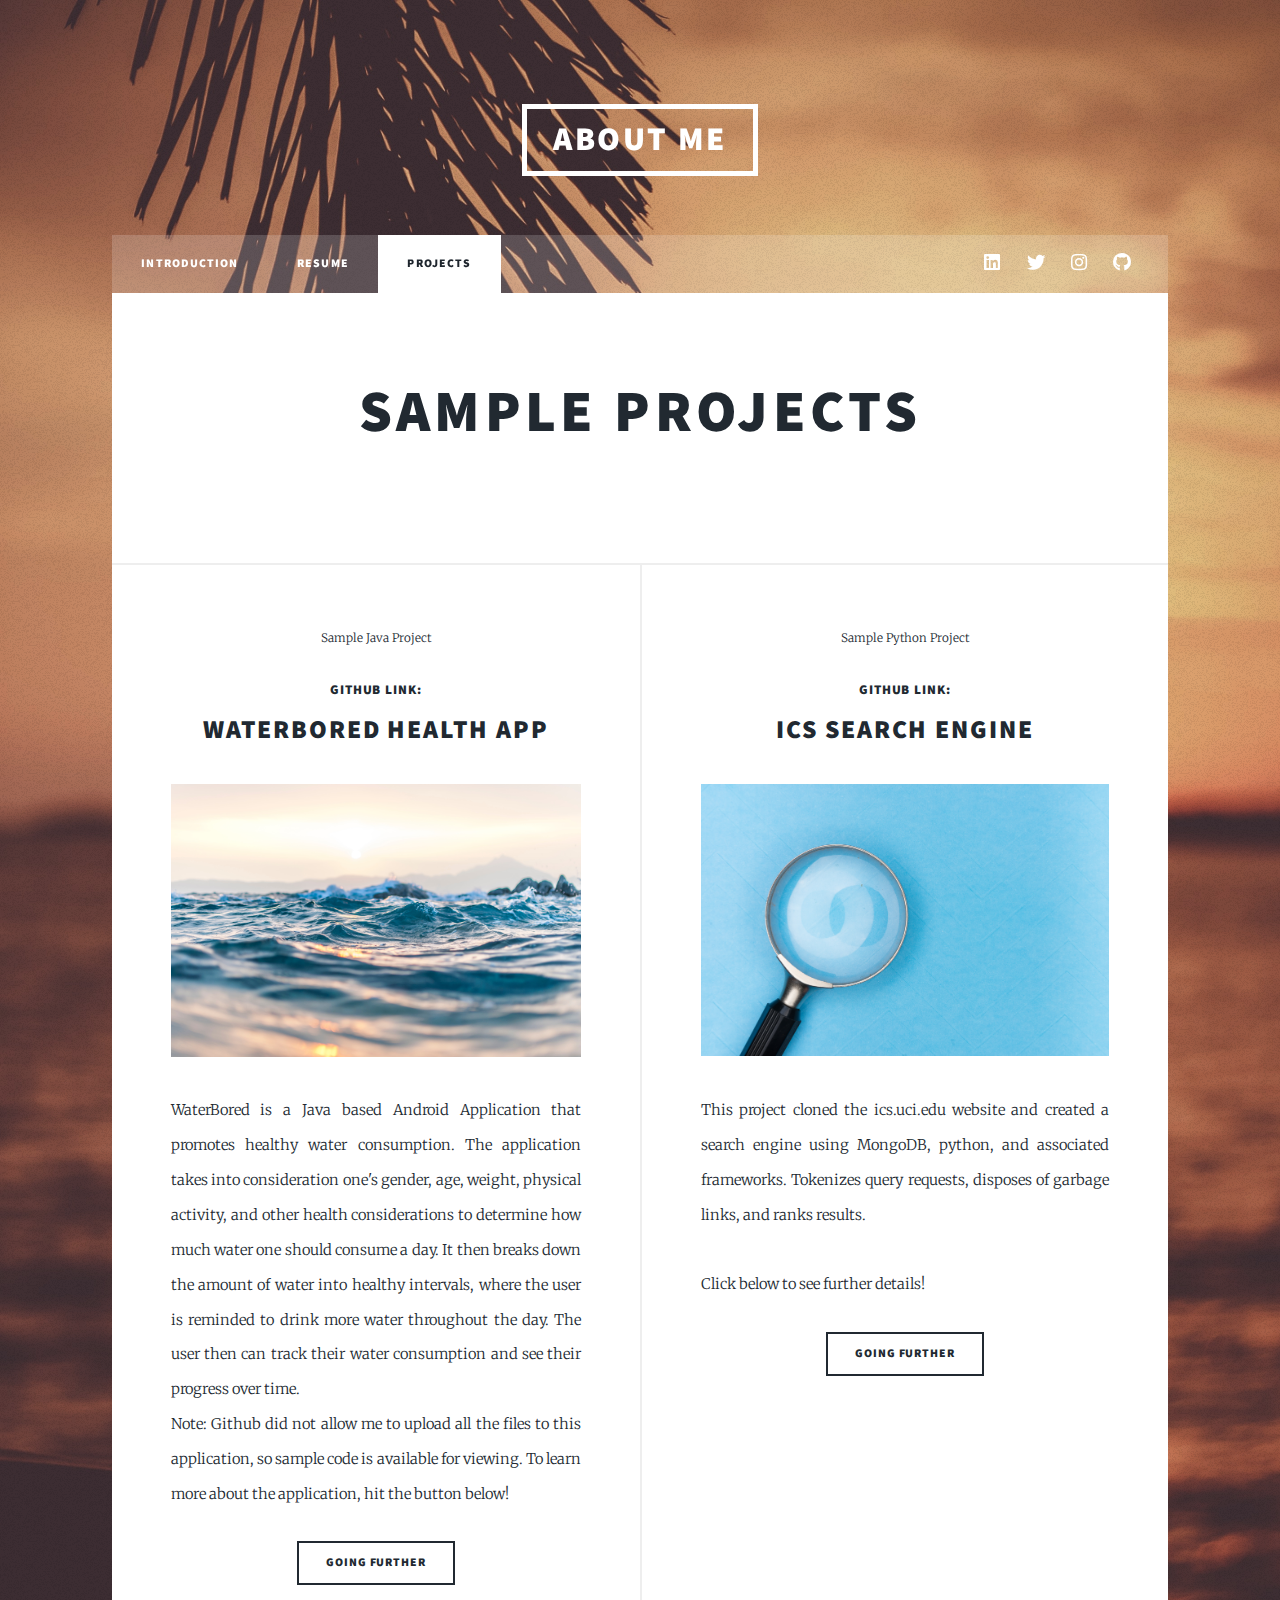
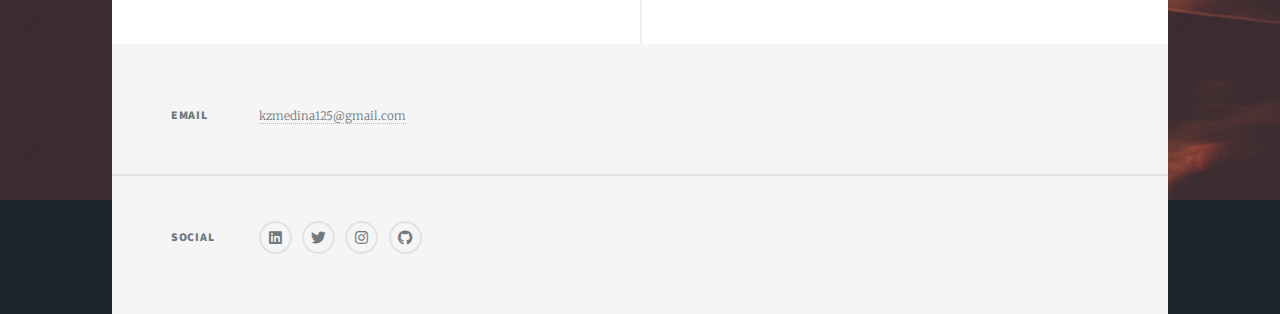
<file: projects.html>
<!DOCTYPE HTML>

<html>
	<head>
		<title>Projects</title>
		<meta charset="utf-8" />
		<meta name="viewport" content="width=device-width, initial-scale=1, user-scalable=no" />
		<link rel="stylesheet" href="assets/css/main.css" />
		<noscript><link rel="stylesheet" href="assets/css/noscript.css" /></noscript>
	</head>
	<body class="is-preload">

		<!-- Wrapper -->
			<div id="wrapper">

				<!-- Header -->
					<header id="header">
						<a href="index.html" class="logo">About Me</a>
					</header>

				<!-- Nav -->
					<nav id="nav">
						<ul class="links">
							<li><a href="index.html">Introduction</a></li>
							<li><a href="resume.html">Resume</a></li>
							<li class="active"><a href="projects.html">Projects</a></li>
						</ul>
						<ul class="icons">
							<li><a href="https://linkedin.com/in/keannamedina" class="icon brands fa-linkedin"><span class="label">LinkedIn</span></a></li>
							<li><a href="https://twitter.com/keannamedina" class="icon brands alt fa-twitter"><span class="label">Twitter</span></a></li>
							<li><a href="https://instagram.com/keke.mo" class="icon brands alt fa-instagram"><span class="label">Instagram</span></a></li>
							<li><a href="https://github.com/qlilmama" class="icon brands alt fa-github"><span class="label">GitHub</span></a></li>
						</ul>
					</nav>

				<!-- Main -->
					<div id="main">


							<!-- Posts -->
							<section class="post">
								<header class="major">
									<h1>Sample Projects<br />
									</h1>
								</header>
							</section>
							<section class="posts">
								<article>
									<header>
										<span class="date">Sample Java Project<br><br>
											<h5>Github Link:</h5></span>
										<h2><a href="https://github.com/qlilmama/waterbored">WaterBored Health App</a></h2>
									</header>
									<a href="https://github.com/qlilmama/waterbored" class="image fit"><img src="images/water.jpg" alt="" /></a>
									<p>WaterBored is a Java based Android Application that promotes healthy water consumption.
										The application takes into consideration one's gender, age, weight, physical activity, and other health considerations to determine how much water
										one should consume a day. It then breaks down the amount of water into healthy intervals, where the user is reminded to drink more water throughout the day.
										The user then can track their water consumption and see their progress over time.<br>
										Note: Github did not allow me to upload all the files to this application, so sample code is available for viewing. 
										To learn more about the application, hit the button below!
									</p>
									<ul class="actions special">
										<li><a href="https://docs.google.com/presentation/d/1trdHt4iA8aMsQSKvfhajrK6qYpyGkPruy3JW-Bd1pFg/edit?usp=sharing" class="button">Going Further</a></li>
									</ul>
								</article>
								<article>
									<header>
										<span class="date">Sample Python Project<br><br>
											<h5>Github Link:</h5></span>
										<h2><a href="https://github.com/qlilmama/searchengine">ICS Search Engine</a></h2>
									</header>
									<a href="https://github.com/qlilmama/searchengine" class="image fit"><img src="images/search.jpg" alt="" /></a>
									<p>This project cloned the ics.uci.edu website and created a search engine using MongoDB, python, and associated frameworks.
										Tokenizes query requests, disposes of garbage links, and ranks results.<br><br>
										Click below to see further details!

									</p>
									<ul class="actions special">
										<li><a href="https://github.com/qlilmama/searchengine" class="button">Going Further</a></li>
									</ul>
								</article>
							</section>


					</div>

				<!-- Footer -->
				<footer id="footer">
					<section class="split contact">
						<section>
							<h3>Email</h3>
							<p><a href="mailto:kzmedina125@gmail.com">kzmedina125@gmail.com</a></p>
						</section>
						<section>
							<h3>Social</h3>
							<ul class="icons alt">
								<li><a href="https://linkedin.com/in/keannamedina" class="icon brands fa-linkedin"><span class="label">LinkedIn</span></a></li>
									<li><a href="https://twitter.com/keannamedina" class="icon brands alt fa-twitter"><span class="label">Twitter</span></a></li>
									<li><a href="https://instagram.com/keke.mo" class="icon brands alt fa-instagram"><span class="label">Instagram</span></a></li>
									<li><a href="https://github.com/qlilmama" class="icon brands alt fa-github"><span class="label">GitHub</span></a></li>
							</ul>
						</section>
					</section>
				</footer>



			</div>

		<!-- Scripts -->
			<script src="assets/js/jquery.min.js"></script>
			<script src="assets/js/jquery.scrollex.min.js"></script>
			<script src="assets/js/jquery.scrolly.min.js"></script>
			<script src="assets/js/browser.min.js"></script>
			<script src="assets/js/breakpoints.min.js"></script>
			<script src="assets/js/util.js"></script>
			<script src="assets/js/main.js"></script>

	</body>
</html>
</file>
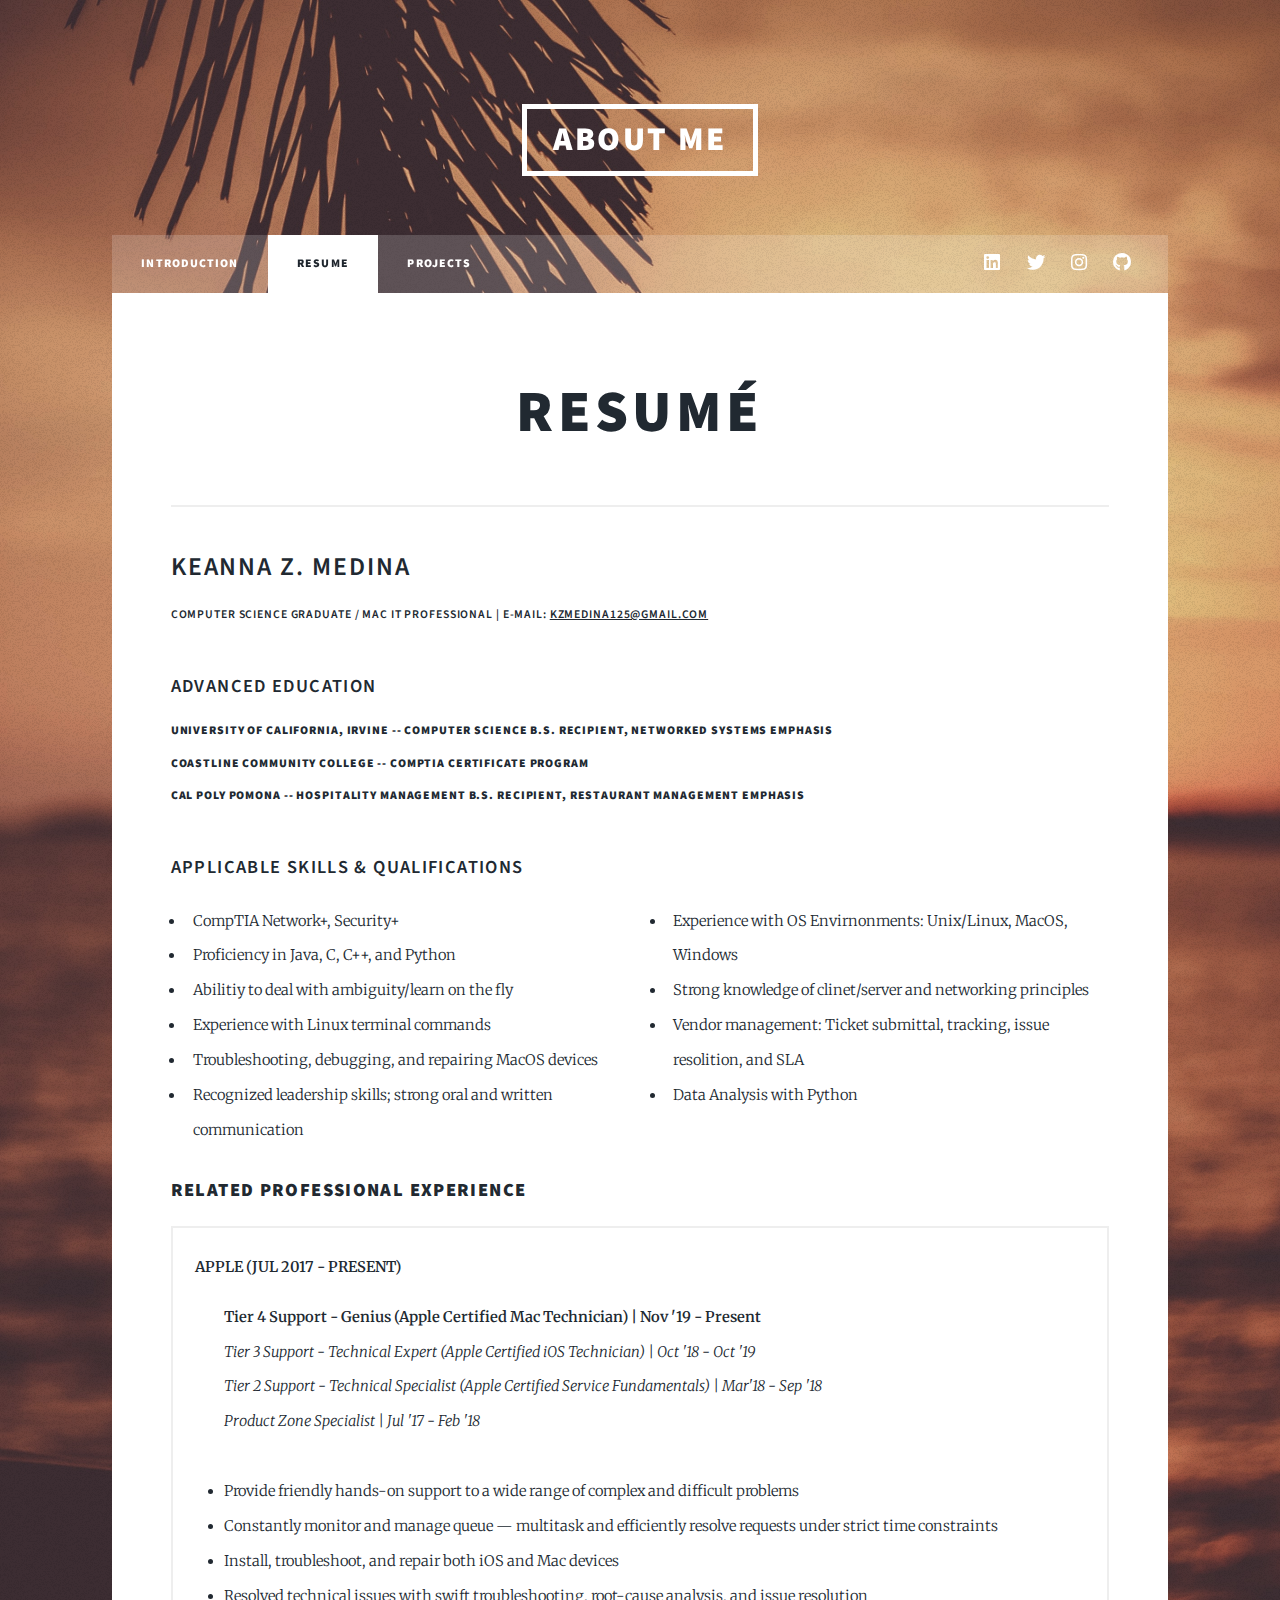
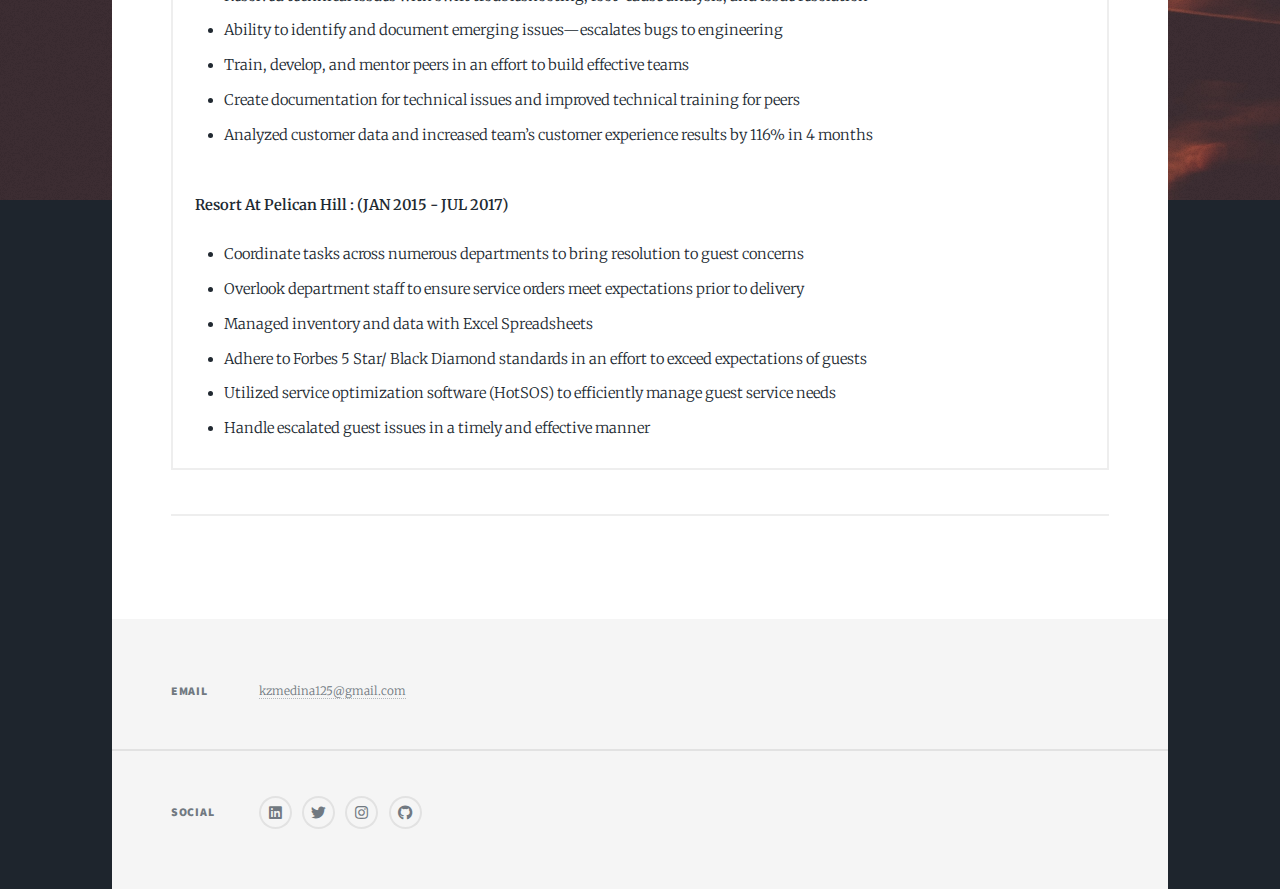
<file: resume.html>
<!DOCTYPE HTML>

<html>
	<head>
		<title>Resume</title>
		<meta charset="utf-8" />
		<meta name="viewport" content="width=device-width, initial-scale=1, user-scalable=no" />
		<link rel="stylesheet" href="assets/css/main.css" />
		<noscript><link rel="stylesheet" href="assets/css/noscript.css" /></noscript>
	</head>
	<body class="is-preload">

		<!-- Wrapper -->
			<div id="wrapper">

				<!-- Header -->
					<header id="header">
						<a href="index.html" class="logo">About Me</a>
					</header>

				<!-- Nav -->
					<nav id="nav">
						<ul class="links">
							<li><a href="index.html">Introduction</a></li>
							<li class="active"><a href="resume.html">Resume</a></li>
							<li><a href="projects.html">Projects</a></li>
						</ul>
						<ul class="icons">
							<li><a href="https://twitter.com/keannamedina" class="icon brands fa-linkedin"><span class="label">LinkedIn</span></a></li>
							<li><a href="https://twitter.com/keannamedina" class="icon brands fa-twitter"><span class="label">Twitter</span></a></li>
							<li><a href="https://instagram.com/keke.mo" class="icon brands fa-instagram"><span class="label">Instagram</span></a></li>
							<li><a href="https://github.com/qlilmama" class="icon brands fa-github"><span class="label">GitHub</span></a></li>
						</ul>
					</nav>

				<!-- Main -->
					<div id="main">

						<!-- Post -->
							<section class="post">
								<header class="major">
									<h1>Resumé<br />
									</h1>
								</header>
								<hr />

								<!-- Name and Role -->
								<header>
									<h2><b>KEANNA Z. MEDINA</b></h2>
									<h6><b>Computer Science Graduate / Mac IT Professional | E-Mail: <u><a href="mailto:kzmedina125@gmail.com">kzmedina125@gmail.com</a> </u></b></h6>
								</header>
								<br>
								 <!-- Education -->
								 <h3><b>ADVANCED EDUCATION</b></h3>
								 <h6>University of California, Irvine -- Computer Science B.S. recipient, Networked Systems emphasis</h6>
								 <h6>Coastline Community College -- CompTIA Certificate Program</h6>
								 <h6>Cal Poly Pomona -- Hospitality Management B.S. recipient, Restaurant Management emphasis</h6>

								 <!-- Applicable Qualifications-->
								 <br>
								 <h3><b>Applicable Skills & Qualifications</b></h3>

									<div class="row">
										<div class="col-6 col-12-small">
											<ul>
												<li>CompTIA Network+, Security+</li>
												<li>Proficiency in Java, C, C++, and Python</li>
												<li>Abilitiy to deal with ambiguity/learn on the fly</li>
												<li>Experience with Linux terminal commands</li>
												<li>Troubleshooting, debugging, and repairing MacOS devices</li>
												<li>Recognized leadership skills; strong oral and written communication</li>
											</ul>

										</div>
										<div class="col-6 col-12-small">
											<ul>
												<li>Experience with OS Envirnonments: Unix/Linux, MacOS, Windows</li>
												<li>Strong knowledge of clinet/server and networking principles</li>
												<li>Vendor management: Ticket submittal, tracking, issue resolition, and SLA</li>
												<li>Data Analysis with Python</li>
											</ul>

										</div>
									</div>
									<h3>Related Professional Experience</h3>
									<div class="box">
									<dl>
										<dt>APPLE  (JUL 2017 - PRESENT) </dt>
										<dd><b>Tier 4 Support - Genius (Apple Certified Mac Technician) | Nov '19 - Present</b></dd>
										<dd><i>Tier 3 Support - Technical Expert (Apple Certified iOS Technician) | Oct '18 - Oct '19</i></dd>
										<dd><i>Tier 2 Support - Technical Specialist (Apple Certified Service Fundamentals) | Mar'18 - Sep '18 </i></dd>
										<dd><i>Product Zone Specialist | Jul '17 - Feb '18</i></dd><br>
										<dd>
											<li>Provide friendly hands-on support to a wide range of complex and difficult problems</li>
											<li>Constantly monitor and manage queue — multitask and efficiently resolve requests under strict time constraints</li>
											<li>Install, troubleshoot, and repair both iOS and Mac devices</li>
											<li>Resolved technical issues with swift troubleshooting, root-cause analysis, and issue resolution</li>
											<li>Ability to identify and document emerging issues—escalates bugs to engineering</li>
											<li>Train, develop, and mentor peers in an effort to build effective teams</li>
											<li>Create documentation for technical issues and improved technical training for peers</li>
											<li>Analyzed customer data and increased team’s customer experience results by 116% in 4 months</li><br>

										</dd>
										<dt>Resort At Pelican Hill : (JAN 2015 - JUL 2017)</dt>
										<dd>
											<li>Coordinate tasks across numerous departments to bring resolution to guest concerns</li>
											<li>Overlook department staff to ensure service orders meet expectations prior to delivery</li>
											<li>Managed inventory and data with Excel Spreadsheets</li>
											<li>Adhere to Forbes 5 Star/ Black Diamond standards in an effort to exceed expectations of guests</li>
											<li>Utilized service optimization software (HotSOS) to efficiently manage guest service needs</li>
											<li>Handle escalated guest issues in a timely and effective manner</li>

										</dd>
									</dl>
								</div>
									<hr />



							</section>

					</div>

				<!-- Footer -->
				<footer id="footer">
					<section class="split contact">
						<section>
							<h3>Email</h3>
							<p><a href="mailto:kzmedina125@gmail.com">kzmedina125@gmail.com</a></p>
						</section>
						<section>
							<h3>Social</h3>
							<ul class="icons alt">
								<li><a href="https://linkedin.com/in/keannamedina" class="icon brands fa-linkedin"><span class="label">LinkedIn</span></a></li>
									<li><a href="https://twitter.com/keannamedina" class="icon brands alt fa-twitter"><span class="label">Twitter</span></a></li>
									<li><a href="https://instagram.com/keke.mo" class="icon brands alt fa-instagram"><span class="label">Instagram</span></a></li>
									<li><a href="https://github.com/qlilmama" class="icon brands alt fa-github"><span class="label">GitHub</span></a></li>
							</ul>
						</section>
					</section>
				</footer>

			</div>

		<!-- Scripts -->
			<script src="assets/js/jquery.min.js"></script>
			<script src="assets/js/jquery.scrollex.min.js"></script>
			<script src="assets/js/jquery.scrolly.min.js"></script>
			<script src="assets/js/browser.min.js"></script>
			<script src="assets/js/breakpoints.min.js"></script>
			<script src="assets/js/util.js"></script>
			<script src="assets/js/main.js"></script>

	</body>
</html>
</file>
<file: assets/css/main.css>
@import url(fontawesome-all.min.css);
@import url("https://fonts.googleapis.com/css?family=Merriweather:300,700,300italic,700italic|Source+Sans+Pro:900");

/*
	Massively by HTML5 UP
	html5up.net | @ajlkn
	Free for personal and commercial use under the CCA 3.0 license (html5up.net/license)
*/

html, body, div, span, applet, object,
iframe, h1, h2, h3, h4, h5, h6, p, blockquote,
pre, a, abbr, acronym, address, big, cite,
code, del, dfn, em, img, ins, kbd, q, s, samp,
small, strike, strong, sub, sup, tt, var, b,
u, i, center, dl, dt, dd, ol, ul, li, fieldset,
form, label, legend, table, caption, tbody,
tfoot, thead, tr, th, td, article, aside,
canvas, details, embed, figure, figcaption,
footer, header, hgroup, menu, nav, output, ruby,
section, summary, time, mark, audio, video {
	margin: 0;
	padding: 0;
	border: 0;
	font-size: 100%;
	font: inherit;
	vertical-align: baseline;}

article, aside, details, figcaption, figure,
footer, header, hgroup, menu, nav, section {
	display: block;}

body {
	line-height: 1;
}

ol, ul {
	list-style: none;
}

blockquote, q {
	quotes: none;
}

	blockquote:before, blockquote:after, q:before, q:after {
		content: '';
		content: none;
	}

table {
	border-collapse: collapse;
	border-spacing: 0;
}

body {
	-webkit-text-size-adjust: none;
}

mark {
	background-color: transparent;
	color: inherit;
}

input::-moz-focus-inner {
	border: 0;
	padding: 0;
}

input, select, textarea {
	-moz-appearance: none;
	-webkit-appearance: none;
	-ms-appearance: none;
	appearance: none;
}

/* Basic */

	@-ms-viewport {
		width: device-width;
	}

	body {
		-ms-overflow-style: scrollbar;
	}

	@media screen and (max-width: 480px) {

		html, body {
			min-width: 320px;
		}

	}

	html {
		box-sizing: border-box;
	}

	*, *:before, *:after {
		box-sizing: inherit;
	}

	body {
		background-color: #1e252d;
	}

		body.is-preload *, body.is-preload *:before, body.is-preload *:after {
			-moz-animation: none !important;
			-webkit-animation: none !important;
			-ms-animation: none !important;
			animation: none !important;
			-moz-transition: none !important;
			-webkit-transition: none !important;
			-ms-transition: none !important;
			transition: none !important;
		}

/* Type */

	html {
		font-size: 16pt;
	}

		@media screen and (max-width: 1680px) {

			html {
				font-size: 12pt;
			}

		}

		@media screen and (max-width: 1280px) {

			html {
				font-size: 11pt;
			}

		}

		@media screen and (max-width: 360px) {

			html {
				font-size: 10pt;
			}

		}

	body {
		color: #212931;
	}

	body, input, select, textarea {
		font-family: "Merriweather", Georgia, serif;
		font-weight: 300;
		font-size: 1rem;
		line-height: 2.375;
	}

	a {
		-moz-transition: color 0.2s ease-in-out, background-color 0.2s ease-in-out, border-color 0.2s ease-in-out, box-shadow 0.2s ease-in-out;
		-webkit-transition: color 0.2s ease-in-out, background-color 0.2s ease-in-out, border-color 0.2s ease-in-out, box-shadow 0.2s ease-in-out;
		-ms-transition: color 0.2s ease-in-out, background-color 0.2s ease-in-out, border-color 0.2s ease-in-out, box-shadow 0.2s ease-in-out;
		transition: color 0.2s ease-in-out, background-color 0.2s ease-in-out, border-color 0.2s ease-in-out, box-shadow 0.2s ease-in-out;
		border-bottom: dotted 1px;
		text-decoration: none;
	}

		a:hover {
			border-bottom-color: transparent;
		}

	strong, b {
		font-weight: 600;
	}

	em, i {
		font-style: italic;
	}

	p {
		text-align: justify;
		margin: 0 0 2rem 0;
	}

	h1, h2, h3, h4, h5, h6 {
		font-family: "Source Sans Pro", Helvetica, sans-serif;
		font-weight: 900;
		line-height: 1.5;
		letter-spacing: 0.075em;
		text-transform: uppercase;
		margin: 0 0 1rem 0;
	}

		h1 a, h2 a, h3 a, h4 a, h5 a, h6 a {
			border-bottom: 0;
			color: inherit;
			text-decoration: none;
		}

	h1 {
		font-size: 4rem;
		line-height: 1.1;
		margin: 0 0 2rem 0;
	}

	h2 {
		font-size: 1.75rem;
		line-height: 1.3;
		margin: 0 0 1.5rem 0;
	}

	h3 {
		font-size: 1.25rem;
		margin: 0 0 1.5rem 0;
	}

	h4 {
		font-size: 1rem;
	}

	h5 {
		font-size: 0.9rem;
	}

	h6 {
		font-size: 0.8rem;
	}

	sub {
		font-size: 0.8rem;
		position: relative;
		top: 0.5rem;
	}

	sup {
		font-size: 0.8rem;
		position: relative;
		top: -0.5rem;
	}

	blockquote {
		border-left: solid 4px;
		font-style: italic;
		margin: 0 0 2rem 0;
		padding: 0.5rem 0 0.5rem 2rem;
	}

	code {
		border: solid 2px;
		font-family: "Courier New", monospace;
		font-size: 0.9rem;
		margin: 0 0.25rem;
		padding: 0.25rem 0.65rem;
	}

	pre {
		-webkit-overflow-scrolling: touch;
		font-family: "Courier New", monospace;
		font-size: 0.9rem;
		margin: 0 0 2rem 0;
	}

		pre code {
			display: block;
			line-height: 1.75;
			padding: 1rem 1.5rem;
			overflow-x: auto;
		}

	hr {
		border: 0;
		border-bottom: solid 2px;
		margin: 3rem 0;
	}

		hr.major {
			margin: 5rem 0;
		}

	.align-left {
		text-align: left;
	}

	.align-center {
		text-align: center;
	}

	.align-right {
		text-align: right;
	}

	input, select, textarea {
		color: #212931;
	}

	a {
		color: #212931;
		border-bottom-color: rgba(33, 41, 49, 0.5);
	}

		a:hover {
			border-bottom-color: transparent;
			color: #27e394 !important;
		}

	strong, b {
		color: #212931;
	}

	h1, h2, h3, h4, h5, h6 {
		color: #212931;
	}

	blockquote {
		border-left-color: #eeeeee;
	}

	code {
		background: rgba(220, 220, 220, 0.25);
		border-color: #eeeeee;
	}

	hr {
		border-bottom-color: #eeeeee;
	}

/* Row */

	.row {
		display: flex;
		flex-wrap: wrap;
		box-sizing: border-box;
		align-items: stretch;
	}

		.row > * {
			box-sizing: border-box;
		}

		.row.gtr-uniform > * > :last-child {
			margin-bottom: 0;
		}

		.row.aln-left {
			justify-content: flex-start;
		}

		.row.aln-center {
			justify-content: center;
		}

		.row.aln-right {
			justify-content: flex-end;
		}

		.row.aln-top {
			align-items: flex-start;
		}

		.row.aln-middle {
			align-items: center;
		}

		.row.aln-bottom {
			align-items: flex-end;
		}

		.row > .imp {
			order: -1;
		}

		.row > .col-1 {
			width: 8.33333%;
		}

		.row > .off-1 {
			margin-left: 8.33333%;
		}

		.row > .col-2 {
			width: 16.66667%;
		}

		.row > .off-2 {
			margin-left: 16.66667%;
		}

		.row > .col-3 {
			width: 25%;
		}

		.row > .off-3 {
			margin-left: 25%;
		}

		.row > .col-4 {
			width: 33.33333%;
		}

		.row > .off-4 {
			margin-left: 33.33333%;
		}

		.row > .col-5 {
			width: 41.66667%;
		}

		.row > .off-5 {
			margin-left: 41.66667%;
		}

		.row > .col-6 {
			width: 50%;
		}

		.row > .off-6 {
			margin-left: 50%;
		}

		.row > .col-7 {
			width: 58.33333%;
		}

		.row > .off-7 {
			margin-left: 58.33333%;
		}

		.row > .col-8 {
			width: 66.66667%;
		}

		.row > .off-8 {
			margin-left: 66.66667%;
		}

		.row > .col-9 {
			width: 75%;
		}

		.row > .off-9 {
			margin-left: 75%;
		}

		.row > .col-10 {
			width: 83.33333%;
		}

		.row > .off-10 {
			margin-left: 83.33333%;
		}

		.row > .col-11 {
			width: 91.66667%;
		}

		.row > .off-11 {
			margin-left: 91.66667%;
		}

		.row > .col-12 {
			width: 100%;
		}

		.row > .off-12 {
			margin-left: 100%;
		}

		.row.gtr-0 {
			margin-top: 0;
			margin-left: 0rem;
		}

			.row.gtr-0 > * {
				padding: 0 0 0 0rem;
			}

			.row.gtr-0.gtr-uniform {
				margin-top: 0rem;
			}

				.row.gtr-0.gtr-uniform > * {
					padding-top: 0rem;
				}

		.row.gtr-25 {
			margin-top: 0;
			margin-left: -0.375rem;
		}

			.row.gtr-25 > * {
				padding: 0 0 0 0.375rem;
			}

			.row.gtr-25.gtr-uniform {
				margin-top: -0.375rem;
			}

				.row.gtr-25.gtr-uniform > * {
					padding-top: 0.375rem;
				}

		.row.gtr-50 {
			margin-top: 0;
			margin-left: -0.75rem;
		}

			.row.gtr-50 > * {
				padding: 0 0 0 0.75rem;
			}

			.row.gtr-50.gtr-uniform {
				margin-top: -0.75rem;
			}

				.row.gtr-50.gtr-uniform > * {
					padding-top: 0.75rem;
				}

		.row {
			margin-top: 0;
			margin-left: -1.5rem;
		}

			.row > * {
				padding: 0 0 0 1.5rem;
			}

			.row.gtr-uniform {
				margin-top: -1.5rem;
			}

				.row.gtr-uniform > * {
					padding-top: 1.5rem;
				}

		.row.gtr-150 {
			margin-top: 0;
			margin-left: -2.25rem;
		}

			.row.gtr-150 > * {
				padding: 0 0 0 2.25rem;
			}

			.row.gtr-150.gtr-uniform {
				margin-top: -2.25rem;
			}

				.row.gtr-150.gtr-uniform > * {
					padding-top: 2.25rem;
				}

		.row.gtr-200 {
			margin-top: 0;
			margin-left: -3rem;
		}

			.row.gtr-200 > * {
				padding: 0 0 0 3rem;
			}

			.row.gtr-200.gtr-uniform {
				margin-top: -3rem;
			}

				.row.gtr-200.gtr-uniform > * {
					padding-top: 3rem;
				}

		@media screen and (max-width: 1680px) {

			.row {
				display: flex;
				flex-wrap: wrap;
				box-sizing: border-box;
				align-items: stretch;
			}

				.row > * {
					box-sizing: border-box;
				}

				.row.gtr-uniform > * > :last-child {
					margin-bottom: 0;
				}

				.row.aln-left {
					justify-content: flex-start;
				}

				.row.aln-center {
					justify-content: center;
				}

				.row.aln-right {
					justify-content: flex-end;
				}

				.row.aln-top {
					align-items: flex-start;
				}

				.row.aln-middle {
					align-items: center;
				}

				.row.aln-bottom {
					align-items: flex-end;
				}

				.row > .imp-xlarge {
					order: -1;
				}

				.row > .col-1-xlarge {
					width: 8.33333%;
				}

				.row > .off-1-xlarge {
					margin-left: 8.33333%;
				}

				.row > .col-2-xlarge {
					width: 16.66667%;
				}

				.row > .off-2-xlarge {
					margin-left: 16.66667%;
				}

				.row > .col-3-xlarge {
					width: 25%;
				}

				.row > .off-3-xlarge {
					margin-left: 25%;
				}

				.row > .col-4-xlarge {
					width: 33.33333%;
				}

				.row > .off-4-xlarge {
					margin-left: 33.33333%;
				}

				.row > .col-5-xlarge {
					width: 41.66667%;
				}

				.row > .off-5-xlarge {
					margin-left: 41.66667%;
				}

				.row > .col-6-xlarge {
					width: 50%;
				}

				.row > .off-6-xlarge {
					margin-left: 50%;
				}

				.row > .col-7-xlarge {
					width: 58.33333%;
				}

				.row > .off-7-xlarge {
					margin-left: 58.33333%;
				}

				.row > .col-8-xlarge {
					width: 66.66667%;
				}

				.row > .off-8-xlarge {
					margin-left: 66.66667%;
				}

				.row > .col-9-xlarge {
					width: 75%;
				}

				.row > .off-9-xlarge {
					margin-left: 75%;
				}

				.row > .col-10-xlarge {
					width: 83.33333%;
				}

				.row > .off-10-xlarge {
					margin-left: 83.33333%;
				}

				.row > .col-11-xlarge {
					width: 91.66667%;
				}

				.row > .off-11-xlarge {
					margin-left: 91.66667%;
				}

				.row > .col-12-xlarge {
					width: 100%;
				}

				.row > .off-12-xlarge {
					margin-left: 100%;
				}

				.row.gtr-0 {
					margin-top: 0;
					margin-left: 0rem;
				}

					.row.gtr-0 > * {
						padding: 0 0 0 0rem;
					}

					.row.gtr-0.gtr-uniform {
						margin-top: 0rem;
					}

						.row.gtr-0.gtr-uniform > * {
							padding-top: 0rem;
						}

				.row.gtr-25 {
					margin-top: 0;
					margin-left: -0.375rem;
				}

					.row.gtr-25 > * {
						padding: 0 0 0 0.375rem;
					}

					.row.gtr-25.gtr-uniform {
						margin-top: -0.375rem;
					}

						.row.gtr-25.gtr-uniform > * {
							padding-top: 0.375rem;
						}

				.row.gtr-50 {
					margin-top: 0;
					margin-left: -0.75rem;
				}

					.row.gtr-50 > * {
						padding: 0 0 0 0.75rem;
					}

					.row.gtr-50.gtr-uniform {
						margin-top: -0.75rem;
					}

						.row.gtr-50.gtr-uniform > * {
							padding-top: 0.75rem;
						}

				.row {
					margin-top: 0;
					margin-left: -1.5rem;
				}

					.row > * {
						padding: 0 0 0 1.5rem;
					}

					.row.gtr-uniform {
						margin-top: -1.5rem;
					}

						.row.gtr-uniform > * {
							padding-top: 1.5rem;
						}

				.row.gtr-150 {
					margin-top: 0;
					margin-left: -2.25rem;
				}

					.row.gtr-150 > * {
						padding: 0 0 0 2.25rem;
					}

					.row.gtr-150.gtr-uniform {
						margin-top: -2.25rem;
					}

						.row.gtr-150.gtr-uniform > * {
							padding-top: 2.25rem;
						}

				.row.gtr-200 {
					margin-top: 0;
					margin-left: -3rem;
				}

					.row.gtr-200 > * {
						padding: 0 0 0 3rem;
					}

					.row.gtr-200.gtr-uniform {
						margin-top: -3rem;
					}

						.row.gtr-200.gtr-uniform > * {
							padding-top: 3rem;
						}

		}

		@media screen and (max-width: 1280px) {

			.row {
				display: flex;
				flex-wrap: wrap;
				box-sizing: border-box;
				align-items: stretch;
			}

				.row > * {
					box-sizing: border-box;
				}

				.row.gtr-uniform > * > :last-child {
					margin-bottom: 0;
				}

				.row.aln-left {
					justify-content: flex-start;
				}

				.row.aln-center {
					justify-content: center;
				}

				.row.aln-right {
					justify-content: flex-end;
				}

				.row.aln-top {
					align-items: flex-start;
				}

				.row.aln-middle {
					align-items: center;
				}

				.row.aln-bottom {
					align-items: flex-end;
				}

				.row > .imp-large {
					order: -1;
				}

				.row > .col-1-large {
					width: 8.33333%;
				}

				.row > .off-1-large {
					margin-left: 8.33333%;
				}

				.row > .col-2-large {
					width: 16.66667%;
				}

				.row > .off-2-large {
					margin-left: 16.66667%;
				}

				.row > .col-3-large {
					width: 25%;
				}

				.row > .off-3-large {
					margin-left: 25%;
				}

				.row > .col-4-large {
					width: 33.33333%;
				}

				.row > .off-4-large {
					margin-left: 33.33333%;
				}

				.row > .col-5-large {
					width: 41.66667%;
				}

				.row > .off-5-large {
					margin-left: 41.66667%;
				}

				.row > .col-6-large {
					width: 50%;
				}

				.row > .off-6-large {
					margin-left: 50%;
				}

				.row > .col-7-large {
					width: 58.33333%;
				}

				.row > .off-7-large {
					margin-left: 58.33333%;
				}

				.row > .col-8-large {
					width: 66.66667%;
				}

				.row > .off-8-large {
					margin-left: 66.66667%;
				}

				.row > .col-9-large {
					width: 75%;
				}

				.row > .off-9-large {
					margin-left: 75%;
				}

				.row > .col-10-large {
					width: 83.33333%;
				}

				.row > .off-10-large {
					margin-left: 83.33333%;
				}

				.row > .col-11-large {
					width: 91.66667%;
				}

				.row > .off-11-large {
					margin-left: 91.66667%;
				}

				.row > .col-12-large {
					width: 100%;
				}

				.row > .off-12-large {
					margin-left: 100%;
				}

				.row.gtr-0 {
					margin-top: 0;
					margin-left: 0rem;
				}

					.row.gtr-0 > * {
						padding: 0 0 0 0rem;
					}

					.row.gtr-0.gtr-uniform {
						margin-top: 0rem;
					}

						.row.gtr-0.gtr-uniform > * {
							padding-top: 0rem;
						}

				.row.gtr-25 {
					margin-top: 0;
					margin-left: -0.375rem;
				}

					.row.gtr-25 > * {
						padding: 0 0 0 0.375rem;
					}

					.row.gtr-25.gtr-uniform {
						margin-top: -0.375rem;
					}

						.row.gtr-25.gtr-uniform > * {
							padding-top: 0.375rem;
						}

				.row.gtr-50 {
					margin-top: 0;
					margin-left: -0.75rem;
				}

					.row.gtr-50 > * {
						padding: 0 0 0 0.75rem;
					}

					.row.gtr-50.gtr-uniform {
						margin-top: -0.75rem;
					}

						.row.gtr-50.gtr-uniform > * {
							padding-top: 0.75rem;
						}

				.row {
					margin-top: 0;
					margin-left: -1.5rem;
				}

					.row > * {
						padding: 0 0 0 1.5rem;
					}

					.row.gtr-uniform {
						margin-top: -1.5rem;
					}

						.row.gtr-uniform > * {
							padding-top: 1.5rem;
						}

				.row.gtr-150 {
					margin-top: 0;
					margin-left: -2.25rem;
				}

					.row.gtr-150 > * {
						padding: 0 0 0 2.25rem;
					}

					.row.gtr-150.gtr-uniform {
						margin-top: -2.25rem;
					}

						.row.gtr-150.gtr-uniform > * {
							padding-top: 2.25rem;
						}

				.row.gtr-200 {
					margin-top: 0;
					margin-left: -3rem;
				}

					.row.gtr-200 > * {
						padding: 0 0 0 3rem;
					}

					.row.gtr-200.gtr-uniform {
						margin-top: -3rem;
					}

						.row.gtr-200.gtr-uniform > * {
							padding-top: 3rem;
						}

		}

		@media screen and (max-width: 980px) {

			.row {
				display: flex;
				flex-wrap: wrap;
				box-sizing: border-box;
				align-items: stretch;
			}

				.row > * {
					box-sizing: border-box;
				}

				.row.gtr-uniform > * > :last-child {
					margin-bottom: 0;
				}

				.row.aln-left {
					justify-content: flex-start;
				}

				.row.aln-center {
					justify-content: center;
				}

				.row.aln-right {
					justify-content: flex-end;
				}

				.row.aln-top {
					align-items: flex-start;
				}

				.row.aln-middle {
					align-items: center;
				}

				.row.aln-bottom {
					align-items: flex-end;
				}

				.row > .imp-medium {
					order: -1;
				}

				.row > .col-1-medium {
					width: 8.33333%;
				}

				.row > .off-1-medium {
					margin-left: 8.33333%;
				}

				.row > .col-2-medium {
					width: 16.66667%;
				}

				.row > .off-2-medium {
					margin-left: 16.66667%;
				}

				.row > .col-3-medium {
					width: 25%;
				}

				.row > .off-3-medium {
					margin-left: 25%;
				}

				.row > .col-4-medium {
					width: 33.33333%;
				}

				.row > .off-4-medium {
					margin-left: 33.33333%;
				}

				.row > .col-5-medium {
					width: 41.66667%;
				}

				.row > .off-5-medium {
					margin-left: 41.66667%;
				}

				.row > .col-6-medium {
					width: 50%;
				}

				.row > .off-6-medium {
					margin-left: 50%;
				}

				.row > .col-7-medium {
					width: 58.33333%;
				}

				.row > .off-7-medium {
					margin-left: 58.33333%;
				}

				.row > .col-8-medium {
					width: 66.66667%;
				}

				.row > .off-8-medium {
					margin-left: 66.66667%;
				}

				.row > .col-9-medium {
					width: 75%;
				}

				.row > .off-9-medium {
					margin-left: 75%;
				}

				.row > .col-10-medium {
					width: 83.33333%;
				}

				.row > .off-10-medium {
					margin-left: 83.33333%;
				}

				.row > .col-11-medium {
					width: 91.66667%;
				}

				.row > .off-11-medium {
					margin-left: 91.66667%;
				}

				.row > .col-12-medium {
					width: 100%;
				}

				.row > .off-12-medium {
					margin-left: 100%;
				}

				.row.gtr-0 {
					margin-top: 0;
					margin-left: 0rem;
				}

					.row.gtr-0 > * {
						padding: 0 0 0 0rem;
					}

					.row.gtr-0.gtr-uniform {
						margin-top: 0rem;
					}

						.row.gtr-0.gtr-uniform > * {
							padding-top: 0rem;
						}

				.row.gtr-25 {
					margin-top: 0;
					margin-left: -0.375rem;
				}

					.row.gtr-25 > * {
						padding: 0 0 0 0.375rem;
					}

					.row.gtr-25.gtr-uniform {
						margin-top: -0.375rem;
					}

						.row.gtr-25.gtr-uniform > * {
							padding-top: 0.375rem;
						}

				.row.gtr-50 {
					margin-top: 0;
					margin-left: -0.75rem;
				}

					.row.gtr-50 > * {
						padding: 0 0 0 0.75rem;
					}

					.row.gtr-50.gtr-uniform {
						margin-top: -0.75rem;
					}

						.row.gtr-50.gtr-uniform > * {
							padding-top: 0.75rem;
						}

				.row {
					margin-top: 0;
					margin-left: -1.5rem;
				}

					.row > * {
						padding: 0 0 0 1.5rem;
					}

					.row.gtr-uniform {
						margin-top: -1.5rem;
					}

						.row.gtr-uniform > * {
							padding-top: 1.5rem;
						}

				.row.gtr-150 {
					margin-top: 0;
					margin-left: -2.25rem;
				}

					.row.gtr-150 > * {
						padding: 0 0 0 2.25rem;
					}

					.row.gtr-150.gtr-uniform {
						margin-top: -2.25rem;
					}

						.row.gtr-150.gtr-uniform > * {
							padding-top: 2.25rem;
						}

				.row.gtr-200 {
					margin-top: 0;
					margin-left: -3rem;
				}

					.row.gtr-200 > * {
						padding: 0 0 0 3rem;
					}

					.row.gtr-200.gtr-uniform {
						margin-top: -3rem;
					}

						.row.gtr-200.gtr-uniform > * {
							padding-top: 3rem;
						}

		}

		@media screen and (max-width: 736px) {

			.row {
				display: flex;
				flex-wrap: wrap;
				box-sizing: border-box;
				align-items: stretch;
			}

				.row > * {
					box-sizing: border-box;
				}

				.row.gtr-uniform > * > :last-child {
					margin-bottom: 0;
				}

				.row.aln-left {
					justify-content: flex-start;
				}

				.row.aln-center {
					justify-content: center;
				}

				.row.aln-right {
					justify-content: flex-end;
				}

				.row.aln-top {
					align-items: flex-start;
				}

				.row.aln-middle {
					align-items: center;
				}

				.row.aln-bottom {
					align-items: flex-end;
				}

				.row > .imp-small {
					order: -1;
				}

				.row > .col-1-small {
					width: 8.33333%;
				}

				.row > .off-1-small {
					margin-left: 8.33333%;
				}

				.row > .col-2-small {
					width: 16.66667%;
				}

				.row > .off-2-small {
					margin-left: 16.66667%;
				}

				.row > .col-3-small {
					width: 25%;
				}

				.row > .off-3-small {
					margin-left: 25%;
				}

				.row > .col-4-small {
					width: 33.33333%;
				}

				.row > .off-4-small {
					margin-left: 33.33333%;
				}

				.row > .col-5-small {
					width: 41.66667%;
				}

				.row > .off-5-small {
					margin-left: 41.66667%;
				}

				.row > .col-6-small {
					width: 50%;
				}

				.row > .off-6-small {
					margin-left: 50%;
				}

				.row > .col-7-small {
					width: 58.33333%;
				}

				.row > .off-7-small {
					margin-left: 58.33333%;
				}

				.row > .col-8-small {
					width: 66.66667%;
				}

				.row > .off-8-small {
					margin-left: 66.66667%;
				}

				.row > .col-9-small {
					width: 75%;
				}

				.row > .off-9-small {
					margin-left: 75%;
				}

				.row > .col-10-small {
					width: 83.33333%;
				}

				.row > .off-10-small {
					margin-left: 83.33333%;
				}

				.row > .col-11-small {
					width: 91.66667%;
				}

				.row > .off-11-small {
					margin-left: 91.66667%;
				}

				.row > .col-12-small {
					width: 100%;
				}

				.row > .off-12-small {
					margin-left: 100%;
				}

				.row.gtr-0 {
					margin-top: 0;
					margin-left: 0rem;
				}

					.row.gtr-0 > * {
						padding: 0 0 0 0rem;
					}

					.row.gtr-0.gtr-uniform {
						margin-top: 0rem;
					}

						.row.gtr-0.gtr-uniform > * {
							padding-top: 0rem;
						}

				.row.gtr-25 {
					margin-top: 0;
					margin-left: -0.375rem;
				}

					.row.gtr-25 > * {
						padding: 0 0 0 0.375rem;
					}

					.row.gtr-25.gtr-uniform {
						margin-top: -0.375rem;
					}

						.row.gtr-25.gtr-uniform > * {
							padding-top: 0.375rem;
						}

				.row.gtr-50 {
					margin-top: 0;
					margin-left: -0.75rem;
				}

					.row.gtr-50 > * {
						padding: 0 0 0 0.75rem;
					}

					.row.gtr-50.gtr-uniform {
						margin-top: -0.75rem;
					}

						.row.gtr-50.gtr-uniform > * {
							padding-top: 0.75rem;
						}

				.row {
					margin-top: 0;
					margin-left: -1.5rem;
				}

					.row > * {
						padding: 0 0 0 1.5rem;
					}

					.row.gtr-uniform {
						margin-top: -1.5rem;
					}

						.row.gtr-uniform > * {
							padding-top: 1.5rem;
						}

				.row.gtr-150 {
					margin-top: 0;
					margin-left: -2.25rem;
				}

					.row.gtr-150 > * {
						padding: 0 0 0 2.25rem;
					}

					.row.gtr-150.gtr-uniform {
						margin-top: -2.25rem;
					}

						.row.gtr-150.gtr-uniform > * {
							padding-top: 2.25rem;
						}

				.row.gtr-200 {
					margin-top: 0;
					margin-left: -3rem;
				}

					.row.gtr-200 > * {
						padding: 0 0 0 3rem;
					}

					.row.gtr-200.gtr-uniform {
						margin-top: -3rem;
					}

						.row.gtr-200.gtr-uniform > * {
							padding-top: 3rem;
						}

		}

		@media screen and (max-width: 480px) {

			.row {
				display: flex;
				flex-wrap: wrap;
				box-sizing: border-box;
				align-items: stretch;
			}

				.row > * {
					box-sizing: border-box;
				}

				.row.gtr-uniform > * > :last-child {
					margin-bottom: 0;
				}

				.row.aln-left {
					justify-content: flex-start;
				}

				.row.aln-center {
					justify-content: center;
				}

				.row.aln-right {
					justify-content: flex-end;
				}

				.row.aln-top {
					align-items: flex-start;
				}

				.row.aln-middle {
					align-items: center;
				}

				.row.aln-bottom {
					align-items: flex-end;
				}

				.row > .imp-xsmall {
					order: -1;
				}

				.row > .col-1-xsmall {
					width: 8.33333%;
				}

				.row > .off-1-xsmall {
					margin-left: 8.33333%;
				}

				.row > .col-2-xsmall {
					width: 16.66667%;
				}

				.row > .off-2-xsmall {
					margin-left: 16.66667%;
				}

				.row > .col-3-xsmall {
					width: 25%;
				}

				.row > .off-3-xsmall {
					margin-left: 25%;
				}

				.row > .col-4-xsmall {
					width: 33.33333%;
				}

				.row > .off-4-xsmall {
					margin-left: 33.33333%;
				}

				.row > .col-5-xsmall {
					width: 41.66667%;
				}

				.row > .off-5-xsmall {
					margin-left: 41.66667%;
				}

				.row > .col-6-xsmall {
					width: 50%;
				}

				.row > .off-6-xsmall {
					margin-left: 50%;
				}

				.row > .col-7-xsmall {
					width: 58.33333%;
				}

				.row > .off-7-xsmall {
					margin-left: 58.33333%;
				}

				.row > .col-8-xsmall {
					width: 66.66667%;
				}

				.row > .off-8-xsmall {
					margin-left: 66.66667%;
				}

				.row > .col-9-xsmall {
					width: 75%;
				}

				.row > .off-9-xsmall {
					margin-left: 75%;
				}

				.row > .col-10-xsmall {
					width: 83.33333%;
				}

				.row > .off-10-xsmall {
					margin-left: 83.33333%;
				}

				.row > .col-11-xsmall {
					width: 91.66667%;
				}

				.row > .off-11-xsmall {
					margin-left: 91.66667%;
				}

				.row > .col-12-xsmall {
					width: 100%;
				}

				.row > .off-12-xsmall {
					margin-left: 100%;
				}

				.row.gtr-0 {
					margin-top: 0;
					margin-left: 0rem;
				}

					.row.gtr-0 > * {
						padding: 0 0 0 0rem;
					}

					.row.gtr-0.gtr-uniform {
						margin-top: 0rem;
					}

						.row.gtr-0.gtr-uniform > * {
							padding-top: 0rem;
						}

				.row.gtr-25 {
					margin-top: 0;
					margin-left: -0.375rem;
				}

					.row.gtr-25 > * {
						padding: 0 0 0 0.375rem;
					}

					.row.gtr-25.gtr-uniform {
						margin-top: -0.375rem;
					}

						.row.gtr-25.gtr-uniform > * {
							padding-top: 0.375rem;
						}

				.row.gtr-50 {
					margin-top: 0;
					margin-left: -0.75rem;
				}

					.row.gtr-50 > * {
						padding: 0 0 0 0.75rem;
					}

					.row.gtr-50.gtr-uniform {
						margin-top: -0.75rem;
					}

						.row.gtr-50.gtr-uniform > * {
							padding-top: 0.75rem;
						}

				.row {
					margin-top: 0;
					margin-left: -1.5rem;
				}

					.row > * {
						padding: 0 0 0 1.5rem;
					}

					.row.gtr-uniform {
						margin-top: -1.5rem;
					}

						.row.gtr-uniform > * {
							padding-top: 1.5rem;
						}

				.row.gtr-150 {
					margin-top: 0;
					margin-left: -2.25rem;
				}

					.row.gtr-150 > * {
						padding: 0 0 0 2.25rem;
					}

					.row.gtr-150.gtr-uniform {
						margin-top: -2.25rem;
					}

						.row.gtr-150.gtr-uniform > * {
							padding-top: 2.25rem;
						}

				.row.gtr-200 {
					margin-top: 0;
					margin-left: -3rem;
				}

					.row.gtr-200 > * {
						padding: 0 0 0 3rem;
					}

					.row.gtr-200.gtr-uniform {
						margin-top: -3rem;
					}

						.row.gtr-200.gtr-uniform > * {
							padding-top: 3rem;
						}

		}

		@media screen and (max-width: 360px) {

			.row {
				display: flex;
				flex-wrap: wrap;
				box-sizing: border-box;
				align-items: stretch;
			}

				.row > * {
					box-sizing: border-box;
				}

				.row.gtr-uniform > * > :last-child {
					margin-bottom: 0;
				}

				.row.aln-left {
					justify-content: flex-start;
				}

				.row.aln-center {
					justify-content: center;
				}

				.row.aln-right {
					justify-content: flex-end;
				}

				.row.aln-top {
					align-items: flex-start;
				}

				.row.aln-middle {
					align-items: center;
				}

				.row.aln-bottom {
					align-items: flex-end;
				}

				.row > .imp-xxsmall {
					order: -1;
				}

				.row > .col-1-xxsmall {
					width: 8.33333%;
				}

				.row > .off-1-xxsmall {
					margin-left: 8.33333%;
				}

				.row > .col-2-xxsmall {
					width: 16.66667%;
				}

				.row > .off-2-xxsmall {
					margin-left: 16.66667%;
				}

				.row > .col-3-xxsmall {
					width: 25%;
				}

				.row > .off-3-xxsmall {
					margin-left: 25%;
				}

				.row > .col-4-xxsmall {
					width: 33.33333%;
				}

				.row > .off-4-xxsmall {
					margin-left: 33.33333%;
				}

				.row > .col-5-xxsmall {
					width: 41.66667%;
				}

				.row > .off-5-xxsmall {
					margin-left: 41.66667%;
				}

				.row > .col-6-xxsmall {
					width: 50%;
				}

				.row > .off-6-xxsmall {
					margin-left: 50%;
				}

				.row > .col-7-xxsmall {
					width: 58.33333%;
				}

				.row > .off-7-xxsmall {
					margin-left: 58.33333%;
				}

				.row > .col-8-xxsmall {
					width: 66.66667%;
				}

				.row > .off-8-xxsmall {
					margin-left: 66.66667%;
				}

				.row > .col-9-xxsmall {
					width: 75%;
				}

				.row > .off-9-xxsmall {
					margin-left: 75%;
				}

				.row > .col-10-xxsmall {
					width: 83.33333%;
				}

				.row > .off-10-xxsmall {
					margin-left: 83.33333%;
				}

				.row > .col-11-xxsmall {
					width: 91.66667%;
				}

				.row > .off-11-xxsmall {
					margin-left: 91.66667%;
				}

				.row > .col-12-xxsmall {
					width: 100%;
				}

				.row > .off-12-xxsmall {
					margin-left: 100%;
				}

				.row.gtr-0 {
					margin-top: 0;
					margin-left: 0rem;
				}

					.row.gtr-0 > * {
						padding: 0 0 0 0rem;
					}

					.row.gtr-0.gtr-uniform {
						margin-top: 0rem;
					}

						.row.gtr-0.gtr-uniform > * {
							padding-top: 0rem;
						}

				.row.gtr-25 {
					margin-top: 0;
					margin-left: -0.375rem;
				}

					.row.gtr-25 > * {
						padding: 0 0 0 0.375rem;
					}

					.row.gtr-25.gtr-uniform {
						margin-top: -0.375rem;
					}

						.row.gtr-25.gtr-uniform > * {
							padding-top: 0.375rem;
						}

				.row.gtr-50 {
					margin-top: 0;
					margin-left: -0.75rem;
				}

					.row.gtr-50 > * {
						padding: 0 0 0 0.75rem;
					}

					.row.gtr-50.gtr-uniform {
						margin-top: -0.75rem;
					}

						.row.gtr-50.gtr-uniform > * {
							padding-top: 0.75rem;
						}

				.row {
					margin-top: 0;
					margin-left: -1.5rem;
				}

					.row > * {
						padding: 0 0 0 1.5rem;
					}

					.row.gtr-uniform {
						margin-top: -1.5rem;
					}

						.row.gtr-uniform > * {
							padding-top: 1.5rem;
						}

				.row.gtr-150 {
					margin-top: 0;
					margin-left: -2.25rem;
				}

					.row.gtr-150 > * {
						padding: 0 0 0 2.25rem;
					}

					.row.gtr-150.gtr-uniform {
						margin-top: -2.25rem;
					}

						.row.gtr-150.gtr-uniform > * {
							padding-top: 2.25rem;
						}

				.row.gtr-200 {
					margin-top: 0;
					margin-left: -3rem;
				}

					.row.gtr-200 > * {
						padding: 0 0 0 3rem;
					}

					.row.gtr-200.gtr-uniform {
						margin-top: -3rem;
					}

						.row.gtr-200.gtr-uniform > * {
							padding-top: 3rem;
						}

		}

/* Box */

	.box {
		border: solid 2px;
		margin-bottom: 2rem;
		padding: 1.5rem;
	}

		.box > :last-child,
		.box > :last-child > :last-child,
		.box > :last-child > :last-child > :last-child {
			margin-bottom: 0;
		}

		.box.alt {
			border: 0;
			border-radius: 0;
			padding: 0;
		}

	.box {
		border-color: #eeeeee;
	}

/* Button */

	input[type="submit"],
	input[type="reset"],
	input[type="button"],
	button,
	.button {
		-moz-appearance: none;
		-webkit-appearance: none;
		-ms-appearance: none;
		appearance: none;
		-moz-transition: background-color 0.2s ease-in-out, box-shadow 0.2s ease-in-out, color 0.2s ease-in-out;
		-webkit-transition: background-color 0.2s ease-in-out, box-shadow 0.2s ease-in-out, color 0.2s ease-in-out;
		-ms-transition: background-color 0.2s ease-in-out, box-shadow 0.2s ease-in-out, color 0.2s ease-in-out;
		transition: background-color 0.2s ease-in-out, box-shadow 0.2s ease-in-out, color 0.2s ease-in-out;
		border: 0;
		border-radius: 0;
		cursor: pointer;
		display: inline-block;
		font-family: "Source Sans Pro", Helvetica, sans-serif;
		font-size: 0.8rem;
		font-weight: 900;
		letter-spacing: 0.075em;
		height: 3rem;
		line-height: 3rem;
		padding: 0 2rem;
		text-align: center;
		text-decoration: none;
		text-transform: uppercase;
		white-space: nowrap;
	}

		input[type="submit"].icon:before,
		input[type="reset"].icon:before,
		input[type="button"].icon:before,
		button.icon:before,
		.button.icon:before {
			margin-right: 0.5rem;
		}

		input[type="submit"].icon.solo,
		input[type="reset"].icon.solo,
		input[type="button"].icon.solo,
		button.icon.solo,
		.button.icon.solo {
			position: relative;
			width: 4rem;
			height: 4rem;
			line-height: 4rem;
			border-radius: 4rem;
			text-indent: 4rem;
			overflow: hidden;
			padding: 0;
			white-space: nowrap;
		}

			input[type="submit"].icon.solo:before,
			input[type="reset"].icon.solo:before,
			input[type="button"].icon.solo:before,
			button.icon.solo:before,
			.button.icon.solo:before {
				position: absolute;
				display: block;
				top: 0;
				left: 0;
				width: inherit;
				height: inherit;
				line-height: inherit;
				font-size: 1.25rem;
				margin-right: 0;
				text-align: center;
				text-indent: 0;
			}

		input[type="submit"].fit,
		input[type="reset"].fit,
		input[type="button"].fit,
		button.fit,
		.button.fit {
			width: 100%;
		}

		input[type="submit"].small,
		input[type="reset"].small,
		input[type="button"].small,
		button.small,
		.button.small {
			font-size: 0.7rem;
			height: 2.5rem;
			line-height: 2.5rem;
			padding: 0 1.5rem;
		}

		input[type="submit"].large,
		input[type="reset"].large,
		input[type="button"].large,
		button.large,
		.button.large {
			font-size: 0.9rem;
			height: 3.5rem;
			line-height: 3.5rem;
			padding: 0 2.75rem;
		}

		@media screen and (max-width: 980px) {

			input[type="submit"],
			input[type="reset"],
			input[type="button"],
			button,
			.button {
				font-size: 0.9rem;
				height: 3.25rem;
				line-height: 3.25rem;
			}

				input[type="submit"].large,
				input[type="reset"].large,
				input[type="button"].large,
				button.large,
				.button.large {
					font-size: 1rem;
					height: 3.75rem;
					line-height: 3.75rem;
				}

		}

		input[type="submit"].disabled, input[type="submit"]:disabled,
		input[type="reset"].disabled,
		input[type="reset"]:disabled,
		input[type="button"].disabled,
		input[type="button"]:disabled,
		button.disabled,
		button:disabled,
		.button.disabled,
		.button:disabled {
			pointer-events: none;
			opacity: 0.25;
		}

	input[type="submit"],
	input[type="reset"],
	input[type="button"],
	button,
	.button {
		background-color: transparent;
		box-shadow: inset 0 0 0 2px #212931;
		color: #212931 !important;
	}

		input[type="submit"]:hover,
		input[type="reset"]:hover,
		input[type="button"]:hover,
		button:hover,
		.button:hover {
			box-shadow: inset 0 0 0 2px #27e394;
			color: #27e394 !important;
		}

		input[type="submit"].primary,
		input[type="reset"].primary,
		input[type="button"].primary,
		button.primary,
		.button.primary {
			background-color: #212931;
			box-shadow: none;
			color: #ffffff !important;
		}

			input[type="submit"].primary:hover,
			input[type="reset"].primary:hover,
			input[type="button"].primary:hover,
			button.primary:hover,
			.button.primary:hover {
				background-color: #27e394;
			}

/* Form */

	form {
		margin: 0 0 2rem 0;
	}

		form > :last-child {
			margin-bottom: 0;
		}

		form > .fields {
			display: -moz-flex;
			display: -webkit-flex;
			display: -ms-flex;
			display: flex;
			-moz-flex-wrap: wrap;
			-webkit-flex-wrap: wrap;
			-ms-flex-wrap: wrap;
			flex-wrap: wrap;
			width: calc(100% + 3rem);
			margin: -1.5rem 0 2rem -1.5rem;
		}

			form > .fields > .field {
				-moz-flex-grow: 0;
				-webkit-flex-grow: 0;
				-ms-flex-grow: 0;
				flex-grow: 0;
				-moz-flex-shrink: 0;
				-webkit-flex-shrink: 0;
				-ms-flex-shrink: 0;
				flex-shrink: 0;
				padding: 1.5rem 0 0 1.5rem;
				width: calc(100% - 1.5rem);
			}

				form > .fields > .field.half {
					width: calc(50% - 0.75rem);
				}

				form > .fields > .field.third {
					width: calc(100%/3 - 0.5rem);
				}

				form > .fields > .field.quarter {
					width: calc(25% - 0.375rem);
				}

		@media screen and (max-width: 480px) {

			form > .fields {
				width: calc(100% + 3rem);
				margin: -1.5rem 0 2rem -1.5rem;
			}

				form > .fields > .field {
					padding: 1.5rem 0 0 1.5rem;
					width: calc(100% - 1.5rem);
				}

					form > .fields > .field.half {
						width: calc(100% - 1.5rem);
					}

					form > .fields > .field.third {
						width: calc(100% - 1.5rem);
					}

					form > .fields > .field.quarter {
						width: calc(100% - 1.5rem);
					}

		}

	label {
		display: block;
		font-family: "Source Sans Pro", Helvetica, sans-serif;
		font-weight: 900;
		line-height: 1.5;
		letter-spacing: 0.075em;
		font-size: 0.8rem;
		text-transform: uppercase;
		margin: 0 0 0.75rem 0;
	}

		@media screen and (max-width: 980px) {

			label {
				font-size: 0.9rem;
			}

		}

	input[type="text"],
	input[type="password"],
	input[type="email"],
	select,
	textarea {
		-moz-appearance: none;
		-webkit-appearance: none;
		-ms-appearance: none;
		appearance: none;
		background: transparent;
		border-radius: 0;
		border: solid 2px;
		color: inherit;
		display: block;
		outline: 0;
		padding: 0 1rem;
		text-decoration: none;
		width: 100%;
	}

		input[type="text"]:invalid,
		input[type="password"]:invalid,
		input[type="email"]:invalid,
		select:invalid,
		textarea:invalid {
			box-shadow: none;
		}

	select {
		background-size: 1.25rem;
		background-repeat: no-repeat;
		background-position: calc(100% - 1rem) center;
		height: 3rem;
		padding-right: 3rem;
		text-overflow: ellipsis;
	}

		select:focus::-ms-value {
			background-color: transparent;
		}

		select::-ms-expand {
			display: none;
		}

	input[type="text"],
	input[type="password"],
	input[type="email"],
	select {
		height: 3rem;
	}

	textarea {
		padding: 0.75rem 1rem;
	}

	input[type="checkbox"],
	input[type="radio"] {
		-moz-appearance: none;
		-webkit-appearance: none;
		-ms-appearance: none;
		appearance: none;
		display: block;
		float: left;
		margin-right: -2rem;
		opacity: 0;
		width: 1rem;
		z-index: -1;
	}

		input[type="checkbox"] + label,
		input[type="radio"] + label {
			text-decoration: none;
			cursor: pointer;
			display: inline-block;
			font-size: 1rem;
			letter-spacing: 0;
			font-family: "Merriweather", Georgia, serif;
			text-transform: none;
			font-weight: 300;
			padding-left: 2.8rem;
			padding-right: 1rem;
			position: relative;
		}

			input[type="checkbox"] + label:before,
			input[type="radio"] + label:before {
				-moz-osx-font-smoothing: grayscale;
				-webkit-font-smoothing: antialiased;
				display: inline-block;
				font-style: normal;
				font-variant: normal;
				text-rendering: auto;
				line-height: 1;
				text-transform: none !important;
				font-family: 'Font Awesome 5 Free';
				font-weight: 900;
			}

			input[type="checkbox"] + label:before,
			input[type="radio"] + label:before {
				border-radius: 0;
				border: solid 2px;
				content: '';
				display: inline-block;
				font-size: 0.8rem;
				height: 1.8rem;
				left: 0;
				line-height: 1.65rem;
				position: absolute;
				text-align: center;
				top: -0.125rem;
				width: 1.8rem;
			}

		input[type="checkbox"]:checked + label:before,
		input[type="radio"]:checked + label:before {
			content: '\f00c';
		}

	input[type="checkbox"] + label:before {
		border-radius: 0;
	}

	input[type="radio"] + label:before {
		border-radius: 100%;
	}

	::-webkit-input-placeholder {
		opacity: 1.0;
	}

	:-moz-placeholder {
		opacity: 1.0;
	}

	::-moz-placeholder {
		opacity: 1.0;
	}

	:-ms-input-placeholder {
		opacity: 1.0;
	}

	label {
		color: #212931;
	}

	input[type="text"],
	input[type="password"],
	input[type="email"],
	select,
	textarea {
		border-color: #eeeeee;
	}

		input[type="text"]:focus,
		input[type="password"]:focus,
		input[type="email"]:focus,
		select:focus,
		textarea:focus {
			border-color: #27e394;
		}

	select {
		background-image: url("data:image/svg+xml;charset=utf8,%3Csvg xmlns='http://www.w3.org/2000/svg' width='40' height='40' preserveAspectRatio='none' viewBox='0 0 40 40'%3E%3Cpath d='M9.4,12.3l10.4,10.4l10.4-10.4c0.2-0.2,0.5-0.4,0.9-0.4c0.3,0,0.6,0.1,0.9,0.4l3.3,3.3c0.2,0.2,0.4,0.5,0.4,0.9 c0,0.4-0.1,0.6-0.4,0.9L20.7,31.9c-0.2,0.2-0.5,0.4-0.9,0.4c-0.3,0-0.6-0.1-0.9-0.4L4.3,17.3c-0.2-0.2-0.4-0.5-0.4-0.9 c0-0.4,0.1-0.6,0.4-0.9l3.3-3.3c0.2-0.2,0.5-0.4,0.9-0.4S9.1,12.1,9.4,12.3z' fill='%23eeeeee' /%3E%3C/svg%3E");
	}

		select option {
			background-color: #ffffff;
			color: #212931;
		}

	.select-wrapper:before {
		color: #eeeeee;
	}

	input[type="checkbox"] + label,
	input[type="radio"] + label {
		color: #212931;
	}

		input[type="checkbox"] + label:before,
		input[type="radio"] + label:before {
			border-color: #eeeeee;
		}

	input[type="checkbox"]:checked + label:before,
	input[type="radio"]:checked + label:before {
		background-color: #212931;
		border-color: #212931;
		color: #ffffff;
	}

	input[type="checkbox"]:focus + label:before,
	input[type="radio"]:focus + label:before {
		border-color: #27e394;
	}

	::-webkit-input-placeholder {
		color: #909498 !important;
	}

	:-moz-placeholder {
		color: #909498 !important;
	}

	::-moz-placeholder {
		color: #909498 !important;
	}

	:-ms-input-placeholder {
		color: #909498 !important;
	}

	.formerize-placeholder {
		color: #909498 !important;
	}

/* Icon */

	.icon {
		text-decoration: none;
		border-bottom: none;
		position: relative;
	}

		.icon:before {
			-moz-osx-font-smoothing: grayscale;
			-webkit-font-smoothing: antialiased;
			display: inline-block;
			font-style: normal;
			font-variant: normal;
			text-rendering: auto;
			line-height: 1;
			text-transform: none !important;
			font-family: 'Font Awesome 5 Free';
			font-weight: 400;
		}

		.icon > .label {
			display: none;
		}

		.icon:before {
			line-height: inherit;
		}

		.icon.solid:before {
			font-weight: 900;
		}

		.icon.brands:before {
			font-family: 'Font Awesome 5 Brands';
		}

/* Image */

	.image {
		border: 0;
		display: inline-block;
		position: relative;
	}

		.image img {
			display: block;
		}

		.image.left, .image.right {
			max-width: 40%;
		}

			.image.left img, .image.right img {
				width: 100%;
			}

		.image.left {
			float: left;
			margin: 0 2rem 2rem 0;
			top: 0.75rem;
		}

		.image.right {
			float: right;
			margin: 0 0 2rem 2rem;
			top: 0.75rem;
		}

		.image.fit {
			display: block;
			margin: 2.5rem 0;
			width: 100%;
		}

			.image.fit:first-child {
				margin-top: 0;
			}

			.image.fit img {
				width: 100%;
			}

		.image.main {
			display: block;
			margin: 4rem 0;
			width: 100%;
		}

			.image.main:first-child {
				margin-top: 0;
			}

			.image.main img {
				width: 100%;
			}

		@media screen and (max-width: 736px) {

			.image.fit {
				margin: 2rem 0;
			}

			.image.main {
				margin: 2rem 0;
			}

		}

	a.image {
		overflow: hidden;
	}

		a.image img {
			-moz-transition: -moz-transform 0.2s ease-out;
			-webkit-transition: -webkit-transform 0.2s ease-out;
			-ms-transition: -ms-transform 0.2s ease-out;
			transition: transform 0.2s ease-out;
		}

		a.image:hover img {
			-moz-transform: scale(1.05);
			-webkit-transform: scale(1.05);
			-ms-transform: scale(1.05);
			transform: scale(1.05);
		}

/* Actions */

	ul.actions {
		display: -moz-flex;
		display: -webkit-flex;
		display: -ms-flex;
		display: flex;
		cursor: default;
		list-style: none;
		margin-left: -1rem;
		padding-left: 0;
	}

		ul.actions li {
			padding: 0 0 0 1rem;
			vertical-align: middle;
		}

		ul.actions.special {
			-moz-justify-content: center;
			-webkit-justify-content: center;
			-ms-justify-content: center;
			justify-content: center;
			width: 100%;
			margin-left: 0;
		}

			ul.actions.special li:first-child {
				padding-left: 0;
			}

		ul.actions.stacked {
			-moz-flex-direction: column;
			-webkit-flex-direction: column;
			-ms-flex-direction: column;
			flex-direction: column;
			margin-left: 0;
		}

			ul.actions.stacked li {
				padding: 1.3rem 0 0 0;
			}

				ul.actions.stacked li:first-child {
					padding-top: 0;
				}

		ul.actions.fit {
			width: calc(100% + 1rem);
		}

			ul.actions.fit li {
				-moz-flex-grow: 1;
				-webkit-flex-grow: 1;
				-ms-flex-grow: 1;
				flex-grow: 1;
				-moz-flex-shrink: 1;
				-webkit-flex-shrink: 1;
				-ms-flex-shrink: 1;
				flex-shrink: 1;
				width: 100%;
			}

				ul.actions.fit li > * {
					width: 100%;
				}

			ul.actions.fit.stacked {
				width: 100%;
			}

		@media screen and (max-width: 480px) {

			ul.actions:not(.fixed) {
				-moz-flex-direction: column;
				-webkit-flex-direction: column;
				-ms-flex-direction: column;
				flex-direction: column;
				margin-left: 0;
				width: 100% !important;
			}

				ul.actions:not(.fixed) li {
					-moz-flex-grow: 1;
					-webkit-flex-grow: 1;
					-ms-flex-grow: 1;
					flex-grow: 1;
					-moz-flex-shrink: 1;
					-webkit-flex-shrink: 1;
					-ms-flex-shrink: 1;
					flex-shrink: 1;
					padding: 1rem 0 0 0;
					text-align: center;
					width: 100%;
				}

					ul.actions:not(.fixed) li > * {
						width: 100%;
					}

					ul.actions:not(.fixed) li:first-child {
						padding-top: 0;
					}

					ul.actions:not(.fixed) li input[type="submit"],
					ul.actions:not(.fixed) li input[type="reset"],
					ul.actions:not(.fixed) li input[type="button"],
					ul.actions:not(.fixed) li button,
					ul.actions:not(.fixed) li .button {
						width: 100%;
					}

						ul.actions:not(.fixed) li input[type="submit"].icon:before,
						ul.actions:not(.fixed) li input[type="reset"].icon:before,
						ul.actions:not(.fixed) li input[type="button"].icon:before,
						ul.actions:not(.fixed) li button.icon:before,
						ul.actions:not(.fixed) li .button.icon:before {
							margin-left: -0.5rem;
						}

		}

/* Icons */

	ul.icons {
		cursor: default;
		list-style: none;
		padding-left: 0;
	}

		ul.icons li {
			display: inline-block;
			padding: 0 0.5rem 0 0;
			vertical-align: middle;
		}

			ul.icons li:last-child {
				padding-right: 0;
			}

			ul.icons li .icon:before {
				width: 2.25rem;
				height: 2.25rem;
				line-height: 2.25rem;
				display: inline-block;
				text-align: center;
				border-radius: 100%;
				font-size: 1.25rem;
			}

		ul.icons.alt li .icon:before {
			-moz-transition: color 0.2s ease-in-out, background-color 0.2s ease-in-out, border-color 0.2s ease-in-out, box-shadow 0.2s ease-in-out;
			-webkit-transition: color 0.2s ease-in-out, background-color 0.2s ease-in-out, border-color 0.2s ease-in-out, box-shadow 0.2s ease-in-out;
			-ms-transition: color 0.2s ease-in-out, background-color 0.2s ease-in-out, border-color 0.2s ease-in-out, box-shadow 0.2s ease-in-out;
			transition: color 0.2s ease-in-out, background-color 0.2s ease-in-out, border-color 0.2s ease-in-out, box-shadow 0.2s ease-in-out;
			font-size: 1rem;
		}

/* List */

	ol {
		list-style: decimal;
		margin: 0 0 2rem 0;
		padding-left: 1.25rem;
	}

		ol li {
			padding-left: 0.25rem;
		}

	ul {
		list-style: disc;
		margin: 0 0 2rem 0;
		padding-left: 1rem;
	}

		ul li {
			padding-left: 0.5rem;
		}

		ul.divided {
			list-style: none;
			padding-left: 0;
		}

			ul.divided li {
				border-top: solid 1px;
				padding: 0.5rem 0;
			}

				ul.divided li:first-child {
					border-top: 0;
					padding-top: 0;
				}

	dl {
		margin: 0 0 2rem 0;
	}

		dl dt {
			display: block;
			font-weight: 600;
			margin: 0 0 1rem 0;
		}

		dl dd {
			margin-left: 2rem;
		}

	ul.divided li {
		border-top-color: #eeeeee;
	}

	ul.icons li a.icon:hover:before {
		color: #27e394;
	}

	ul.icons.alt li .icon:before {
		box-shadow: inset 0 0 0 2px #eeeeee;
	}

	ul.icons.alt li a.icon:hover:before {
		box-shadow: inset 0 0 0 2px #27e394;
	}

/* Section/Article */

	section.special, article.special {
		text-align: center;
	}

	header {
		cursor: default;
	}

		header > .date {
			display: block;
			font-size: 0.8rem;
			height: 1;
			margin: 0 0 1rem 0;
			position: relative;
		}

		header > p {
			font-style: italic;
		}

		header > h1 + p {
			font-size: 1.1rem;
			margin-top: -0.5rem;
			line-height: 2;
		}

		header > h2 + p {
			font-size: 1rem;
			margin-top: -0.75rem;
		}

		header > h3 + p {
			font-size: 0.9rem;
			margin-top: -0.75rem;
		}

		header > h4 + p {
			font-size: 0.8rem;
			margin-top: -0.75rem;
		}

		header.major {
			margin: 0 0 4rem 0;
			text-align: center;
		}

			header.major > :last-child {
				margin-bottom: 0;
			}

			header.major > p {
				margin-top: 0;
				text-align: center;
			}

			header.major > .date {
				font-size: 1rem;
				margin: 0 0 4rem 0;
			}

				header.major > .date:before, header.major > .date:after {
					content: '';
					display: block;
					position: absolute;
					top: 50%;
					width: calc(50% - 6rem);
					border-top: solid 2px;
				}

				header.major > .date:before {
					left: 0;
				}

				header.major > .date:after {
					right: 0;
				}

		@media screen and (max-width: 980px) {

			header br {
				display: none;
			}

		}

		@media screen and (max-width: 736px) {

			header.major {
				margin: 0 0 2rem 0;
			}

		}

	header.major .date:before, header.major .date:after {
		border-top-color: #eeeeee;
	}

/* Table */

	.table-wrapper {
		-webkit-overflow-scrolling: touch;
		overflow-x: auto;
	}

	table {
		margin: 0 0 2rem 0;
		width: 100%;
	}

		table tbody tr {
			border: solid 1px;
			border-left: 0;
			border-right: 0;
		}

		table td {
			padding: 0.75rem 0.75rem;
		}

		table th {
			font-family: "Source Sans Pro", Helvetica, sans-serif;
			font-size: 0.8rem;
			font-weight: 900;
			letter-spacing: 0.075em;
			line-height: 1.5;
			padding: 0 0.75rem 0.75rem 0.75rem;
			text-align: left;
			text-transform: uppercase;
		}

			@media screen and (max-width: 980px) {

				table th {
					font-size: 0.9rem;
				}

			}

		table thead {
			border-bottom: solid 2px;
		}

		table tfoot {
			border-top: solid 2px;
		}

		table.alt {
			border-collapse: separate;
		}

			table.alt tbody tr td {
				border: solid 1px;
				border-left-width: 0;
				border-top-width: 0;
			}

				table.alt tbody tr td:first-child {
					border-left-width: 1px;
				}

			table.alt tbody tr:first-child td {
				border-top-width: 1px;
			}

			table.alt thead {
				border-bottom: 0;
			}

			table.alt tfoot {
				border-top: 0;
			}

	table tbody tr {
		border-color: #eeeeee;
	}

		table tbody tr:nth-child(2n + 1) {
			background-color: rgba(220, 220, 220, 0.25);
		}

	table th {
		color: #212931;
	}

	table thead {
		border-bottom-color: #eeeeee;
	}

	table tfoot {
		border-top-color: #eeeeee;
	}

	table.alt tbody tr td {
		border-color: #eeeeee;
	}

/* Pagination */

	.pagination {
		display: -moz-inline-flex;
		display: -webkit-inline-flex;
		display: -ms-inline-flex;
		display: inline-flex;
		-moz-user-select: none;
		-webkit-user-select: none;
		-ms-user-select: none;
		user-select: none;
		cursor: default;
		list-style: none;
		margin: 0 0 2rem 2px;
		padding: 0;
	}

		.pagination a, .pagination span {
			-moz-transition: background-color 0.2s ease-in-out, border-color 0.2s ease-in-out, box-shadow 0.2s ease-in-out, color 0.2s ease-in-out;
			-webkit-transition: background-color 0.2s ease-in-out, border-color 0.2s ease-in-out, box-shadow 0.2s ease-in-out, color 0.2s ease-in-out;
			-ms-transition: background-color 0.2s ease-in-out, border-color 0.2s ease-in-out, box-shadow 0.2s ease-in-out, color 0.2s ease-in-out;
			transition: background-color 0.2s ease-in-out, border-color 0.2s ease-in-out, box-shadow 0.2s ease-in-out, color 0.2s ease-in-out;
			border: solid 2px;
			display: inline-block;
			font-family: "Source Sans Pro", Helvetica, sans-serif;
			font-size: 0.8rem;
			font-weight: 900;
			height: 3rem;
			letter-spacing: 0.075em;
			line-height: calc(3rem - 4px);
			margin-left: -2px;
			min-width: 3rem;
			position: relative;
			text-align: center;
			text-decoration: none;
			text-transform: uppercase;
		}

		.pagination .next, .pagination .previous {
			text-decoration: none;
			padding: 0 1.75rem;
		}

			.pagination .next:before, .pagination .previous:before {
				-moz-osx-font-smoothing: grayscale;
				-webkit-font-smoothing: antialiased;
				display: inline-block;
				font-style: normal;
				font-variant: normal;
				text-rendering: auto;
				line-height: 1;
				text-transform: none !important;
				font-family: 'Font Awesome 5 Free';
				font-weight: 900;
			}

			.pagination .next:before, .pagination .previous:before {
				display: inline-block;
				color: inherit !important;
				line-height: inherit;
			}

		.pagination .previous:before {
			content: '\f104';
			margin-right: 0.9375em;
		}

		.pagination .next:before {
			content: '\f105';
			float: right;
			margin-left: 0.9375em;
		}

		@media screen and (max-width: 980px) {

			.pagination a, .pagination span {
				font-size: 0.9rem;
			}

		}

		@media screen and (max-width: 480px) {

			.pagination .page, .pagination .extra {
				display: none;
			}

		}

	.pagination a, .pagination span {
		border-color: #eeeeee;
	}

	.pagination a {
		color: #212931 !important;
	}

		.pagination a:hover {
			color: #27e394 !important;
			border-color: #27e394;
			z-index: 1;
		}

			.pagination a:hover + a,
			.pagination a:hover + span {
				border-left-color: #27e394;
			}

		.pagination a.active {
			background-color: #eeeeee;
		}

	.pagination span {
		color: #eeeeee;
	}

/* Wrapper */

	#wrapper {
		-moz-transition: opacity 0.5s ease;
		-webkit-transition: opacity 0.5s ease;
		-ms-transition: opacity 0.5s ease;
		transition: opacity 0.5s ease;
		position: relative;
		z-index: 1;
		overflow: hidden;
	}

		#wrapper > .bg {
			position: absolute;
			top: 0;
			left: 0;
			width: 100%;
			height: 100%;
			background-color: #212931;
			background-image: url("../../images/overlay.png"), linear-gradient(0deg, rgba(0, 0, 0, 0.1), rgba(0, 0, 0, 0.1)), url("../../images/island.jpg");
			background-size: auto,								auto,														100% auto;
			background-position: center,								center,														top center;
			background-repeat: repeat,								no-repeat,													no-repeat;
			background-attachment: scroll,								scroll,														scroll;
			z-index: -1;
		}

			#wrapper > .bg.fixed {
				position: fixed;
				width: 100vw;
				height: 200vh;
			}

		#wrapper.fade-in:before {
			pointer-events: none;
			-moz-transition: opacity 1s ease-in-out;
			-webkit-transition: opacity 1s ease-in-out;
			-ms-transition: opacity 1s ease-in-out;
			transition: opacity 1s ease-in-out;
			-moz-transition-delay: 0.75s;
			-webkit-transition-delay: 0.75s;
			-ms-transition-delay: 0.75s;
			transition-delay: 0.75s;
			background: #1e252d;
			content: '';
			display: block;
			height: 100%;
			left: 0;
			opacity: 0;
			position: fixed;
			top: 0;
			width: 100%;
		}

		body.is-preload #wrapper.fade-in:before {
			opacity: 1;
		}

		@media screen and (orientation: portrait) {

			#wrapper > .bg {
				background-size: auto,								auto,														auto 175%;
			}

		}

/* Intro */

	#intro {
		color: #ffffff;
		padding: 8rem 4rem 6rem 4rem ;
		-moz-align-items: center;
		-webkit-align-items: center;
		-ms-align-items: center;
		align-items: center;
		display: -moz-flex;
		display: -webkit-flex;
		display: -ms-flex;
		display: flex;
		-moz-flex-direction: column;
		-webkit-flex-direction: column;
		-ms-flex-direction: column;
		flex-direction: column;
		-moz-justify-content: -moz-flex-end;
		-webkit-justify-content: -webkit-flex-end;
		-ms-justify-content: -ms-flex-end;
		justify-content: flex-end;
		-moz-transition: opacity 1s ease, -moz-transform 1s ease;
		-webkit-transition: opacity 1s ease, -webkit-transform 1s ease;
		-ms-transition: opacity 1s ease, -ms-transform 1s ease;
		transition: opacity 1s ease, transform 1s ease;
		position: relative;
		cursor: default;
		text-align: center;
		z-index: 1;
		min-height: 100vh;
	}

		#intro input, #intro select, #intro textarea {
			color: #ffffff;
		}

		#intro a {
			color: #ffffff;
			border-bottom-color: rgba(255, 255, 255, 0.5);
		}

			#intro a:hover {
				border-bottom-color: transparent;
				color: #27e394 !important;
			}

		#intro strong, #intro b {
			color: #ffffff;
		}

		#intro h1, #intro h2, #intro h3, #intro h4, #intro h5, #intro h6 {
			color: #ffffff;
		}

		#intro blockquote {
			border-left-color: #ffffff;
		}

		#intro code {
			background: rgba(255, 255, 255, 0.075);
			border-color: #ffffff;
		}

		#intro hr {
			border-bottom-color: #ffffff;
		}

		#intro input[type="submit"],
		#intro input[type="reset"],
		#intro input[type="button"],
		#intro button,
		#intro .button {
			background-color: transparent;
			box-shadow: inset 0 0 0 2px #ffffff;
			color: #ffffff !important;
		}

			#intro input[type="submit"]:hover,
			#intro input[type="reset"]:hover,
			#intro input[type="button"]:hover,
			#intro button:hover,
			#intro .button:hover {
				box-shadow: inset 0 0 0 2px #27e394;
				color: #27e394 !important;
			}

			#intro input[type="submit"].primary,
			#intro input[type="reset"].primary,
			#intro input[type="button"].primary,
			#intro button.primary,
			#intro .button.primary {
				background-color: #ffffff;
				box-shadow: none;
				color: #1e252d !important;
			}

				#intro input[type="submit"].primary:hover,
				#intro input[type="reset"].primary:hover,
				#intro input[type="button"].primary:hover,
				#intro button.primary:hover,
				#intro .button.primary:hover {
					background-color: #27e394;
				}

		#intro h1 {
			font-size: 5rem;
			line-height: 1;
		}

		#intro p {
			font-size: 1.25rem;
			font-style: italic;
			margin-top: -0.25rem;
			text-align: center;
		}

		#intro + #header {
			margin-top: -20rem;
		}

			#intro + #header .logo {
				-moz-transform: translateY(2rem);
				-webkit-transform: translateY(2rem);
				-ms-transform: translateY(2rem);
				transform: translateY(2rem);
				opacity: 0;
				visibility: hidden;
			}

		#intro.hidden {
			pointer-events: none;
			-moz-transform: translateY(2rem);
			-webkit-transform: translateY(2rem);
			-ms-transform: translateY(2rem);
			transform: translateY(2rem);
			-moz-transition: opacity 0.5s ease, -moz-transform 0.5s ease, visibility 0.5s;
			-webkit-transition: opacity 0.5s ease, -webkit-transform 0.5s ease, visibility 0.5s;
			-ms-transition: opacity 0.5s ease, -ms-transform 0.5s ease, visibility 0.5s;
			transition: opacity 0.5s ease, transform 0.5s ease, visibility 0.5s;
			opacity: 0;
			visibility: hidden;
		}

			#intro.hidden + #header .logo {
				-moz-transform: translateY(0);
				-webkit-transform: translateY(0);
				-ms-transform: translateY(0);
				transform: translateY(0);
				opacity: 1;
				visibility: visible;
			}

		body.is-preload #intro {
			-moz-transform: translateY(2rem);
			-webkit-transform: translateY(2rem);
			-ms-transform: translateY(2rem);
			transform: translateY(2rem);
			opacity: 0;
		}

			body.is-preload #intro:not(.hidden) + #header + #nav {
				-moz-transform: translateY(4rem);
				-webkit-transform: translateY(4rem);
				-ms-transform: translateY(4rem);
				transform: translateY(4rem);
				opacity: 0;
			}

		@media screen and (max-width: 980px) {

			#intro {
				padding: 4rem 4rem 2rem 4rem ;
				min-height: 90vh;
			}

				#intro p br {
					display: none;
				}

				#intro + #header {
					margin-top: -14rem;
				}

		}

		@media screen and (max-width: 736px) {

			#intro {
				padding: 3rem 2rem 1rem 2rem ;
				min-height: 80vh;
			}

				#intro h1 {
					font-size: 3.25rem;
					line-height: 1.1;
					margin-bottom: 1rem;
				}

				#intro p {
					font-size: 1rem;
					margin-top: 0rem;
				}

				#intro .actions {
					display: none;
				}

		}

/* Header */

	#header {
		color: #ffffff;
		-moz-align-items: center;
		-webkit-align-items: center;
		-ms-align-items: center;
		align-items: center;
		display: -moz-flex;
		display: -webkit-flex;
		display: -ms-flex;
		display: flex;
		-moz-flex-direction: column;
		-webkit-flex-direction: column;
		-ms-flex-direction: column;
		flex-direction: column;
		-moz-justify-content: -moz-flex-end;
		-webkit-justify-content: -webkit-flex-end;
		-ms-justify-content: -ms-flex-end;
		justify-content: flex-end;
		pointer-events: none;
		-moz-user-select: none;
		-webkit-user-select: none;
		-ms-user-select: none;
		user-select: none;
		height: 20rem;
		padding-bottom: 8rem;
		position: relative;
		text-align: center;
		z-index: 2;
	}

		#header input, #header select, #header textarea {
			color: #ffffff;
		}

		#header a {
			color: #ffffff;
			border-bottom-color: rgba(255, 255, 255, 0.5);
		}

			#header a:hover {
				border-bottom-color: transparent;
				color: #27e394 !important;
			}

		#header strong, #header b {
			color: #ffffff;
		}

		#header h1, #header h2, #header h3, #header h4, #header h5, #header h6 {
			color: #ffffff;
		}

		#header blockquote {
			border-left-color: #ffffff;
		}

		#header code {
			background: rgba(255, 255, 255, 0.075);
			border-color: #ffffff;
		}

		#header hr {
			border-bottom-color: #ffffff;
		}

		#header .logo {
			-moz-transition: border-color 0.2s ease-in-out, color 0.2s ease-in-out, opacity 0.5s ease, -moz-transform 0.5s ease, visibility 0.5s;
			-webkit-transition: border-color 0.2s ease-in-out, color 0.2s ease-in-out, opacity 0.5s ease, -webkit-transform 0.5s ease, visibility 0.5s;
			-ms-transition: border-color 0.2s ease-in-out, color 0.2s ease-in-out, opacity 0.5s ease, -ms-transform 0.5s ease, visibility 0.5s;
			transition: border-color 0.2s ease-in-out, color 0.2s ease-in-out, opacity 0.5s ease, transform 0.5s ease, visibility 0.5s;
			pointer-events: auto;
			border-style: solid;
			border-color: #ffffff;
			border-width: 5px !important;
			font-family: "Source Sans Pro", Helvetica, sans-serif;
			font-size: 2.25rem;
			font-weight: 900;
			letter-spacing: 0.075em;
			line-height: 1;
			padding: 1rem 1.75rem;
			text-transform: uppercase;
			visibility: visible;
		}

			#header .logo:hover {
				border-color: #27e394 !important;
				color: #27e394 !important;
			}

		@media screen and (max-width: 980px) {

			#header {
				height: 14rem;
				padding-bottom: 4rem;
			}

		}

		@media screen and (max-width: 736px) {

			#header {
				padding-bottom: 3rem;
			}

				#header .logo {
					font-size: 1.75rem;
					border-width: 3px !important;
				}

		}

/* Nav */

	#nav {
		color: #ffffff;
		display: -moz-flex;
		display: -webkit-flex;
		display: -ms-flex;
		display: flex;
		-moz-transition: -moz-transform 1s ease, opacity 1s ease;
		-webkit-transition: -webkit-transform 1s ease, opacity 1s ease;
		-ms-transition: -ms-transform 1s ease, opacity 1s ease;
		transition: transform 1s ease, opacity 1s ease;
		background: rgba(255, 255, 255, 0.175);
		height: 4rem;
		line-height: 4rem;
		margin: -4rem auto 0 auto;
		overflow: hidden;
		padding: 0 2rem 0 0;
		position: relative;
		width: calc(100% - 4rem);
		max-width: 72rem;
		z-index: 2;
	}

		#nav ul.divided li {
			border-top-color: #ffffff;
		}

		#nav ul.icons li a.icon:hover:before {
			color: #27e394;
		}

		#nav ul.icons.alt li .icon:before {
			box-shadow: inset 0 0 0 2px #ffffff;
		}

		#nav ul.icons.alt li a.icon:hover:before {
			box-shadow: inset 0 0 0 2px #27e394;
		}

		#nav input, #nav select, #nav textarea {
			color: #ffffff;
		}

		#nav a {
			color: #ffffff;
			border-bottom-color: rgba(255, 255, 255, 0.5);
		}

			#nav a:hover {
				border-bottom-color: transparent;
				color: #27e394 !important;
			}

		#nav strong, #nav b {
			color: #ffffff;
		}

		#nav h1, #nav h2, #nav h3, #nav h4, #nav h5, #nav h6 {
			color: #ffffff;
		}

		#nav blockquote {
			border-left-color: #ffffff;
		}

		#nav code {
			background: rgba(255, 255, 255, 0.075);
			border-color: #ffffff;
		}

		#nav hr {
			border-bottom-color: #ffffff;
		}

		#nav ul.links {
			display: -moz-flex;
			display: -webkit-flex;
			display: -ms-flex;
			display: flex;
			-moz-flex-grow: 1;
			-webkit-flex-grow: 1;
			-ms-flex-grow: 1;
			flex-grow: 1;
			-moz-flex-shrink: 1;
			-webkit-flex-shrink: 1;
			-ms-flex-shrink: 1;
			flex-shrink: 1;
			font-family: "Source Sans Pro", Helvetica, sans-serif;
			font-weight: 900;
			letter-spacing: 0.075em;
			list-style: none;
			margin-bottom: 0;
			padding-left: 0;
			text-transform: uppercase;
		}

			#nav ul.links li {
				display: block;
				padding-left: 0;
			}

				#nav ul.links li a {
					-moz-transition: background-color 0.2s ease-in-out, color 0.2s ease-in-out;
					-webkit-transition: background-color 0.2s ease-in-out, color 0.2s ease-in-out;
					-ms-transition: background-color 0.2s ease-in-out, color 0.2s ease-in-out;
					transition: background-color 0.2s ease-in-out, color 0.2s ease-in-out;
					display: block;
					font-size: 0.8rem;
					outline: none;
					padding: 0 2rem;
				}

					#nav ul.links li a:hover {
						color: inherit !important;
						background-color: rgba(255, 255, 255, 0.1);
					}

				#nav ul.links li.active {
					background-color: #ffffff;
				}

					#nav ul.links li.active a {
						color: #1e252d;
					}

						#nav ul.links li.active a:hover {
							color: #27e394 !important;
						}

		#nav ul.icons {
			-moz-flex-grow: 0;
			-webkit-flex-grow: 0;
			-ms-flex-grow: 0;
			flex-grow: 0;
			-moz-flex-shrink: 0;
			-webkit-flex-shrink: 0;
			-ms-flex-shrink: 0;
			flex-shrink: 0;
			margin-bottom: 0;
		}

		@media screen and (max-width: 980px) {

			#nav {
				display: none;
			}

		}

/* Main */

	#main {
		background-color: #ffffff;
		position: relative;
		margin: 0 auto;
		width: calc(100% - 4rem);
		max-width: 72rem;
		z-index: 2;
	}

		#main > * {
			padding: 4rem 4rem 2rem 4rem ;
			border-top: solid 2px #eeeeee;
			margin: 0;
		}

			#main > *:first-child {
				border-top: 0;
			}

		#main > footer {
			text-align: center;
		}

		#main > .post {
			padding: 8rem 8rem 6rem 8rem ;
		}

			#main > .post header.major > .date {
				margin-top: -2rem;
			}

			#main > .post header.major > h1, #main > .post header.major h2 {
				font-size: 4rem;
				line-height: 1.1;
				margin: 0 0 2rem 0;
			}

			#main > .post.featured {
				text-align: center;
			}

			@media screen and (max-width: 1280px) {

				#main > .post {
					padding: 6rem 4rem 4rem 4rem ;
				}

			}

			@media screen and (max-width: 736px) {

				#main > .post {
					padding: 4rem 2rem 2rem 2rem ;
				}

					#main > .post header.major > .date {
						margin-top: -1rem;
						margin-bottom: 2rem;
					}

					#main > .post header.major > h1, #main > .post header.major h2 {
						font-size: 2.5rem;
						line-height: 1.2;
						margin: 0 0 1.5rem 0;
					}

			}

		#main > .posts {
			display: -moz-flex;
			display: -webkit-flex;
			display: -ms-flex;
			display: flex;
			-moz-flex-wrap: wrap;
			-webkit-flex-wrap: wrap;
			-ms-flex-wrap: wrap;
			flex-wrap: wrap;
			-moz-align-items: -moz-stretch;
			-webkit-align-items: -webkit-stretch;
			-ms-align-items: -ms-stretch;
			align-items: stretch;
			text-align: center;
			width: 100%;
			padding: 0;
		}

			#main > .posts > * {
				-moz-flex-shrink: 1;
				-webkit-flex-shrink: 1;
				-ms-flex-shrink: 1;
				flex-shrink: 1;
				-moz-flex-grow: 0;
				-webkit-flex-grow: 0;
				-ms-flex-grow: 0;
				flex-grow: 0;
			}

			#main > .posts > * {
				width: 50%;
			}

			#main > .posts > * {
				padding: 4rem;
				width: 50%;
			}

			#main > .posts > article {
				border-color: #eeeeee;
				border-left-width: 2px;
				border-style: solid;
				border-top-width: 2px;
				text-align: center;
			}

				#main > .posts > article > :last-child {
					margin-bottom: 0;
				}

				#main > .posts > article:nth-child(2n - 1) {
					border-left-width: 0;
				}

				#main > .posts > article:nth-child(-n + 2) {
					border-top-width: 0;
				}

			@media screen and (max-width: 980px) {

				#main > .posts > * {
					width: 50%;
				}

				#main > .posts > * {
					padding: 2.5rem;
					width: 50%;
				}

			}

			@media screen and (max-width: 736px) {

				#main > .posts > * {
					width: 100%;
				}

				#main > .posts > * {
					padding: 2rem;
					width: 100%;
				}

				#main > .posts > article:nth-child(2n - 1) {
					border-left-width: 2px;
				}

				#main > .posts > article:nth-child(-n + 2) {
					border-top-width: 2px;
				}

				#main > .posts > article:nth-child(n) {
					border-left-width: 0;
				}

				#main > .posts > article:nth-child(-n + 1) {
					border-top-width: 0;
				}

				#main > .posts > article .image {
					max-width: 25rem;
					margin-left: auto;
					margin-right: auto;
				}

			}

		@media screen and (max-width: 736px) {

			#main > * {
				padding: 2rem 2rem 0.1rem 2rem ;
			}

		}

		@media screen and (max-width: 480px) {

			#main {
				width: 100%;
			}

		}

/* Footer */

	#footer {
		color: #717981;
		display: -moz-flex;
		display: -webkit-flex;
		display: -ms-flex;
		display: flex;
		background-color: #f5f5f5;
		color: #909498;
		cursor: default;
		position: relative;
		margin: 0 auto;
		width: calc(100% - 4rem);
		max-width: 72rem;
		z-index: 2;
	}

		#footer input, #footer select, #footer textarea {
			color: #717981;
		}

		#footer a {
			color: #717981;
			border-bottom-color: rgba(113, 121, 129, 0.5);
		}

			#footer a:hover {
				border-bottom-color: transparent;
				color: #27e394 !important;
			}

		#footer strong, #footer b {
			color: #717981;
		}

		#footer h1, #footer h2, #footer h3, #footer h4, #footer h5, #footer h6 {
			color: #717981;
		}

		#footer blockquote {
			border-left-color: #e2e2e2;
		}

		#footer code {
			background: rgba(220, 220, 220, 0.5);
			border-color: #e2e2e2;
		}

		#footer hr {
			border-bottom-color: #e2e2e2;
		}

		#footer .box {
			border-color: #e2e2e2;
		}

		#footer input[type="submit"],
		#footer input[type="reset"],
		#footer input[type="button"],
		#footer button,
		#footer .button {
			background-color: transparent;
			box-shadow: inset 0 0 0 2px #717981;
			color: #717981 !important;
		}

			#footer input[type="submit"]:hover,
			#footer input[type="reset"]:hover,
			#footer input[type="button"]:hover,
			#footer button:hover,
			#footer .button:hover {
				box-shadow: inset 0 0 0 2px #27e394;
				color: #27e394 !important;
			}

			#footer input[type="submit"].primary,
			#footer input[type="reset"].primary,
			#footer input[type="button"].primary,
			#footer button.primary,
			#footer .button.primary {
				background-color: #717981;
				box-shadow: none;
				color: #f5f5f5 !important;
			}

				#footer input[type="submit"].primary:hover,
				#footer input[type="reset"].primary:hover,
				#footer input[type="button"].primary:hover,
				#footer button.primary:hover,
				#footer .button.primary:hover {
					background-color: #27e394;
				}

		#footer label {
			color: #717981;
		}

		#footer input[type="text"],
		#footer input[type="password"],
		#footer input[type="email"],
		#footer select,
		#footer textarea {
			border-color: #e2e2e2;
		}

			#footer input[type="text"]:focus,
			#footer input[type="password"]:focus,
			#footer input[type="email"]:focus,
			#footer select:focus,
			#footer textarea:focus {
				border-color: #27e394;
			}

		#footer select {
			background-image: url("data:image/svg+xml;charset=utf8,%3Csvg xmlns='http://www.w3.org/2000/svg' width='40' height='40' preserveAspectRatio='none' viewBox='0 0 40 40'%3E%3Cpath d='M9.4,12.3l10.4,10.4l10.4-10.4c0.2-0.2,0.5-0.4,0.9-0.4c0.3,0,0.6,0.1,0.9,0.4l3.3,3.3c0.2,0.2,0.4,0.5,0.4,0.9 c0,0.4-0.1,0.6-0.4,0.9L20.7,31.9c-0.2,0.2-0.5,0.4-0.9,0.4c-0.3,0-0.6-0.1-0.9-0.4L4.3,17.3c-0.2-0.2-0.4-0.5-0.4-0.9 c0-0.4,0.1-0.6,0.4-0.9l3.3-3.3c0.2-0.2,0.5-0.4,0.9-0.4S9.1,12.1,9.4,12.3z' fill='%23e2e2e2' /%3E%3C/svg%3E");
		}

			#footer select option {
				background-color: #f5f5f5;
				color: #717981;
			}

		#footer .select-wrapper:before {
			color: #e2e2e2;
		}

		#footer input[type="checkbox"] + label,
		#footer input[type="radio"] + label {
			color: #717981;
		}

			#footer input[type="checkbox"] + label:before,
			#footer input[type="radio"] + label:before {
				border-color: #e2e2e2;
			}

		#footer input[type="checkbox"]:checked + label:before,
		#footer input[type="radio"]:checked + label:before {
			background-color: #717981;
			border-color: #717981;
			color: #f5f5f5;
		}

		#footer input[type="checkbox"]:focus + label:before,
		#footer input[type="radio"]:focus + label:before {
			border-color: #27e394;
		}

		#footer ::-webkit-input-placeholder {
			color: #b3b7bb !important;
		}

		#footer :-moz-placeholder {
			color: #b3b7bb !important;
		}

		#footer ::-moz-placeholder {
			color: #b3b7bb !important;
		}

		#footer :-ms-input-placeholder {
			color: #b3b7bb !important;
		}

		#footer .formerize-placeholder {
			color: #b3b7bb !important;
		}

		#footer ul.divided li {
			border-top-color: #e2e2e2;
		}

		#footer ul.icons li a.icon:hover:before {
			color: #27e394;
		}

		#footer ul.icons.alt li .icon:before {
			box-shadow: inset 0 0 0 2px #e2e2e2;
		}

		#footer ul.icons.alt li a.icon:hover:before {
			box-shadow: inset 0 0 0 2px #27e394;
		}

		#footer header.major .date:before, #footer header.major .date:after {
			border-top-color: #e2e2e2;
		}

		#footer table tbody tr {
			border-color: #e2e2e2;
		}

			#footer table tbody tr:nth-child(2n + 1) {
				background-color: rgba(220, 220, 220, 0.5);
			}

		#footer table th {
			color: #717981;
		}

		#footer table thead {
			border-bottom-color: #e2e2e2;
		}

		#footer table tfoot {
			border-top-color: #e2e2e2;
		}

		#footer table.alt tbody tr td {
			border-color: #e2e2e2;
		}

		#footer .pagination a, #footer .pagination span {
			border-color: #e2e2e2;
		}

		#footer .pagination a {
			color: #717981 !important;
		}

			#footer .pagination a:hover {
				color: #27e394 !important;
				border-color: #27e394;
				z-index: 1;
			}

				#footer .pagination a:hover + a,
				#footer .pagination a:hover + span {
					border-left-color: #27e394;
				}

			#footer .pagination a.active {
				background-color: #e2e2e2;
			}

		#footer .pagination span {
			color: #e2e2e2;
		}

		#footer > section {
			-moz-flex-basis: 50%;
			-webkit-flex-basis: 50%;
			-ms-flex-basis: 50%;
			flex-basis: 50%;
			-moz-flex-grow: 1;
			-webkit-flex-grow: 1;
			-ms-flex-grow: 1;
			flex-grow: 1;
			-moz-flex-shrink: 1;
			-webkit-flex-shrink: 1;
			-ms-flex-shrink: 1;
			flex-shrink: 1;
			padding: 4rem 4rem 2rem 4rem ;
			border-left: solid 2px #e2e2e2;
		}

			#footer > section:first-child {
				border-left: 0;
			}

			#footer > section.split {
				display: -moz-flex;
				display: -webkit-flex;
				display: -ms-flex;
				display: flex;
				-moz-flex-direction: column;
				-webkit-flex-direction: column;
				-ms-flex-direction: column;
				flex-direction: column;
				padding: 0;
			}

				#footer > section.split > section {
					padding: 3rem 4rem 1rem 4rem ;
					border-top: solid 2px #e2e2e2;
				}

					#footer > section.split > section:first-child {
						padding: 5rem 4rem 1rem 4rem ;
						border-top: 0;
					}

					#footer > section.split > section:last-child {
						padding: 3rem 4rem 3rem 4rem ;
					}

				#footer > section.split.contact > section {
					display: -moz-flex;
					display: -webkit-flex;
					display: -ms-flex;
					display: flex;
					-moz-align-items: center;
					-webkit-align-items: center;
					-ms-align-items: center;
					align-items: center;
					padding: 3.15rem 4rem;
				}

					#footer > section.split.contact > section > * {
						margin-bottom: 0;
					}

					#footer > section.split.contact > section > :first-child {
						-moz-flex-shrink: 0;
						-webkit-flex-shrink: 0;
						-ms-flex-shrink: 0;
						flex-shrink: 0;
						-moz-flex-grow: 0;
						-webkit-flex-grow: 0;
						-ms-flex-grow: 0;
						flex-grow: 0;
						width: 6rem;
					}

					#footer > section.split.contact > section > :last-child {
						-moz-flex-shrink: 1;
						-webkit-flex-shrink: 1;
						-ms-flex-shrink: 1;
						flex-shrink: 1;
						-moz-flex-grow: 1;
						-webkit-flex-grow: 1;
						-ms-flex-grow: 1;
						flex-grow: 1;
					}

					#footer > section.split.contact > section:first-child {
						padding: 4rem 4rem 3rem 4rem;
					}

					#footer > section.split.contact > section:last-child {
						padding: 3rem 4rem 4rem 4rem;
					}

					#footer > section.split.contact > section.alt {
						-moz-align-items: -moz-flex-start;
						-webkit-align-items: -webkit-flex-start;
						-ms-align-items: -ms-flex-start;
						align-items: flex-start;
					}

						#footer > section.split.contact > section.alt > :last-child {
							margin-top: -0.325rem;
						}

		#footer form label,
		#footer h3,
		#footer p {
			font-size: 0.8rem;
		}

		@media screen and (max-width: 980px) {

			#footer {
				display: block;
			}

				#footer > section {
					border-top: solid 2px #e2e2e2;
				}

					#footer > section:first-child {
						border-top: 0;
					}

					#footer > section.split > section {
						padding: 4rem 4rem 2rem 4rem ;
					}

						#footer > section.split > section:first-child {
							padding: 4rem 4rem 2rem 4rem ;
						}

						#footer > section.split > section:last-child {
							padding: 4rem 4rem 2rem 4rem ;
						}

					#footer > section.split.contact > section {
						padding: 4rem;
					}

						#footer > section.split.contact > section:first-child {
							padding: 4rem;
						}

						#footer > section.split.contact > section:last-child {
							padding: 4rem;
						}

				#footer form label,
				#footer h3,
				#footer p {
					font-size: 0.9rem;
				}

		}

		@media screen and (max-width: 736px) {

			#footer > section {
				padding: 2rem 2rem 0.1rem 2rem ;
			}

				#footer > section.split > section {
					padding: 2rem 2rem 0.1rem 2rem ;
				}

					#footer > section.split > section:first-child {
						padding: 2rem 2rem 0.1rem 2rem ;
					}

					#footer > section.split > section:last-child {
						padding: 2rem 2rem 0.1rem 2rem ;
					}

				#footer > section.split.contact > section {
					padding: 2rem;
				}

					#footer > section.split.contact > section:first-child {
						padding: 2rem;
					}

					#footer > section.split.contact > section:last-child {
						padding: 2rem;
					}

		}

		@media screen and (max-width: 480px) {

			#footer {
				width: 100%;
			}

		}

	#copyright {
		color: #ffffff;
		position: relative;
		color: rgba(255, 255, 255, 0.25);
		cursor: default;
		font-family: "Source Sans Pro", Helvetica, sans-serif;
		font-size: 0.8rem;
		font-weight: 900;
		letter-spacing: 0.075em;
		line-height: 1.5;
		text-align: center;
		text-transform: uppercase;
		margin: 4rem auto 8rem auto;
		width: calc(100% - 4rem);
		max-width: 72rem;
		z-index: 2;
	}

		#copyright input, #copyright select, #copyright textarea {
			color: #ffffff;
		}

		#copyright a {
			color: #ffffff;
			border-bottom-color: rgba(255, 255, 255, 0.5);
		}

			#copyright a:hover {
				border-bottom-color: transparent;
				color: #27e394 !important;
			}

		#copyright strong, #copyright b {
			color: #ffffff;
		}

		#copyright h1, #copyright h2, #copyright h3, #copyright h4, #copyright h5, #copyright h6 {
			color: #ffffff;
		}

		#copyright blockquote {
			border-left-color: #ffffff;
		}

		#copyright code {
			background: rgba(255, 255, 255, 0.075);
			border-color: #ffffff;
		}

		#copyright hr {
			border-bottom-color: #ffffff;
		}

		#copyright a {
			color: inherit;
			border-bottom-color: inherit;
		}

		#copyright ul {
			list-style: none;
			margin: 0;
			padding-left: 0;
		}

			#copyright ul li {
				border-left: solid 2px;
				display: inline-block;
				line-height: 1;
				margin-left: 1rem;
				padding-left: 1rem;
			}

				#copyright ul li:first-child {
					border-left: 0;
					margin-left: 0;
					padding-left: 0;
				}

		@media screen and (max-width: 1280px) {

			#copyright {
				margin: 4rem auto;
			}

		}

		@media screen and (max-width: 480px) {

			#copyright ul li {
				border-left: 0;
				margin: 1rem 0 0 0;
				padding-left: 0;
				display: block;
			}

				#copyright ul li:first-child {
					margin-top: 0;
				}

		}

/* Nav Panel */

	#navPanelToggle {
		text-decoration: none;
		-moz-transition: color 0.2s ease-in-out, background-color 0.2s ease-in-out, box-shadow 0.2s ease-in-out;
		-webkit-transition: color 0.2s ease-in-out, background-color 0.2s ease-in-out, box-shadow 0.2s ease-in-out;
		-ms-transition: color 0.2s ease-in-out, background-color 0.2s ease-in-out, box-shadow 0.2s ease-in-out;
		transition: color 0.2s ease-in-out, background-color 0.2s ease-in-out, box-shadow 0.2s ease-in-out;
		display: none;
		position: fixed;
		top: 0.75rem;
		right: 0.75rem;
		border: 0;
		color: #ffffff;
		font-family: "Source Sans Pro", Helvetica, sans-serif;
		font-size: 0.9rem;
		font-weight: 900;
		letter-spacing: 0.075em;
		padding: 0.375rem 1.25rem;
		text-transform: uppercase;
		z-index: 10001;
	}

		#navPanelToggle:before {
			-moz-osx-font-smoothing: grayscale;
			-webkit-font-smoothing: antialiased;
			display: inline-block;
			font-style: normal;
			font-variant: normal;
			text-rendering: auto;
			line-height: 1;
			text-transform: none !important;
			font-family: 'Font Awesome 5 Free';
			font-weight: 900;
		}

		#navPanelToggle:before {
			content: '\f0c9';
			margin-right: 0.5rem;
		}

		#navPanelToggle.alt {
			background-color: rgba(255, 255, 255, 0.875);
			box-shadow: 0 0.125rem 0.75rem 0 rgba(30, 37, 45, 0.25);
			color: #212931;
		}

			#navPanelToggle.alt:hover {
				background-color: #ffffff;
			}

		@media screen and (max-width: 980px) {

			#navPanelToggle {
				display: block;
			}

		}

		@media screen and (max-width: 736px) {

			#navPanelToggle {
				font-size: 0.8rem;
				padding: 0.25rem 1rem;
			}

		}

	#navPanel {
		-moz-transform: translateX(20rem);
		-webkit-transform: translateX(20rem);
		-ms-transform: translateX(20rem);
		transform: translateX(20rem);
		-moz-transition: -moz-transform 0.5s ease, box-shadow 0.5s ease, visibility 0.5s;
		-webkit-transition: -webkit-transform 0.5s ease, box-shadow 0.5s ease, visibility 0.5s;
		-ms-transition: -ms-transform 0.5s ease, box-shadow 0.5s ease, visibility 0.5s;
		transition: transform 0.5s ease, box-shadow 0.5s ease, visibility 0.5s;
		display: none;
		-webkit-overflow-scrolling: touch;
		background: #ffffff;
		box-shadow: none;
		color: #212931;
		height: 100%;
		max-width: 80%;
		overflow-y: auto;
		padding: 3rem 2rem;
		position: fixed;
		right: 0;
		top: 0;
		visibility: hidden;
		width: 20rem;
		z-index: 10002;
	}

		#navPanel .links {
			list-style: none;
			padding-left: 0;
		}

			#navPanel .links li {
				border-top: solid 2px #eeeeee;
			}

				#navPanel .links li a {
					border-bottom: 0;
					display: block;
					font-family: "Source Sans Pro", Helvetica, sans-serif;
					font-size: 0.9rem;
					font-size: 0.9rem;
					font-weight: 900;
					letter-spacing: 0.075em;
					padding: 0.75rem 0;
					text-transform: uppercase;
				}

				#navPanel .links li:first-child {
					border-top: 0;
				}

		#navPanel .close {
			text-decoration: none;
			-moz-transition: color 0.2s ease-in-out;
			-webkit-transition: color 0.2s ease-in-out;
			-ms-transition: color 0.2s ease-in-out;
			transition: color 0.2s ease-in-out;
			-webkit-tap-highlight-color: rgba(0, 0, 0, 0);
			border: 0;
			color: #909498;
			cursor: pointer;
			display: block;
			height: 3.25rem;
			line-height: 3.25rem;
			padding-right: 1.25rem;
			position: absolute;
			right: 0;
			text-align: right;
			top: 0;
			vertical-align: middle;
			width: 7rem;
		}

			#navPanel .close:before {
				-moz-osx-font-smoothing: grayscale;
				-webkit-font-smoothing: antialiased;
				display: inline-block;
				font-style: normal;
				font-variant: normal;
				text-rendering: auto;
				line-height: 1;
				text-transform: none !important;
				font-family: 'Font Awesome 5 Free';
				font-weight: 900;
			}

			#navPanel .close:before {
				content: '\f00d';
				font-size: 1.25rem;
			}

			#navPanel .close:hover {
				color: #212931;
			}

			@media screen and (max-width: 736px) {

				#navPanel .close {
					height: 4rem;
					line-height: 4rem;
				}

			}

		@media screen and (max-width: 980px) {

			#navPanel {
				display: block;
			}

		}

		@media screen and (max-width: 736px) {

			#navPanel {
				padding: 2.5rem 1.75rem;
			}

		}

	@media screen and (max-width: 980px) {

		body.is-navPanel-visible #wrapper {
			opacity: 0.5;
		}

		body.is-navPanel-visible #navPanel {
			-moz-transform: translateX(0);
			-webkit-transform: translateX(0);
			-ms-transform: translateX(0);
			transform: translateX(0);
			box-shadow: 0 0 1.5rem 0 rgba(0, 0, 0, 0.2);
			visibility: visible;
		}

	}
</file>
<file: assets/css/noscript.css>
@import url(font-awesome.min.css);


/* Wrapper */

	#wrapper {
		background-color: #212931;
		background-image: url("../../images/overlay.png"), linear-gradient(0deg, rgba(0, 0, 0, 0.1), rgba(0, 0, 0, 0.1)), url("../../images/bg.jpg");
		background-size: auto,								auto,														100% auto;
		background-position: center,								center,														top center;
		background-repeat: repeat,								no-repeat,													no-repeat;
		background-attachment: fixed,								fixed,														fixed;
	}

		#wrapper.fade-in:before {
			display: none;
		}

/* Intro */

	body.is-preload #intro {
		opacity: 1;
	}

		body.is-preload #intro:not(.hidden) + #header + #nav {
			-moz-transform: none;
			-webkit-transform: none;
			-ms-transform: none;
			transform: none;
			opacity: 1;
		}
</file>
